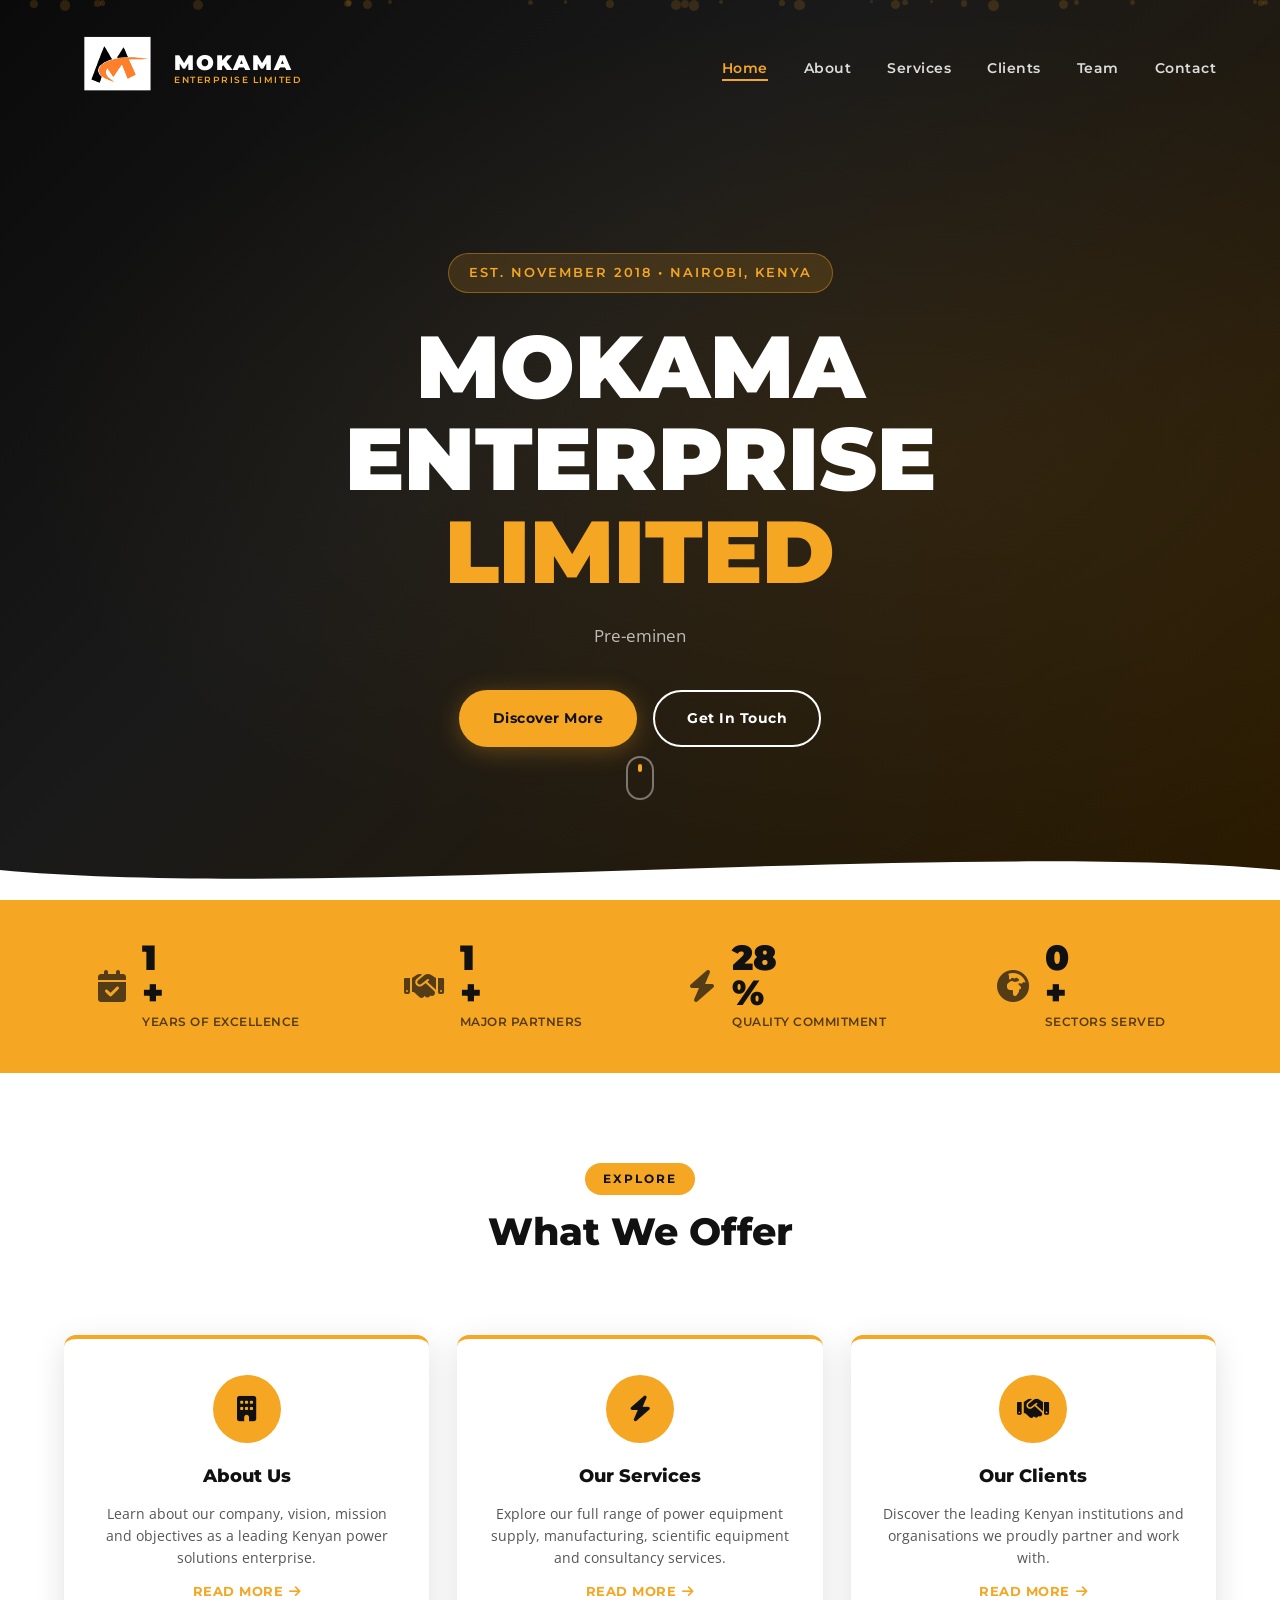
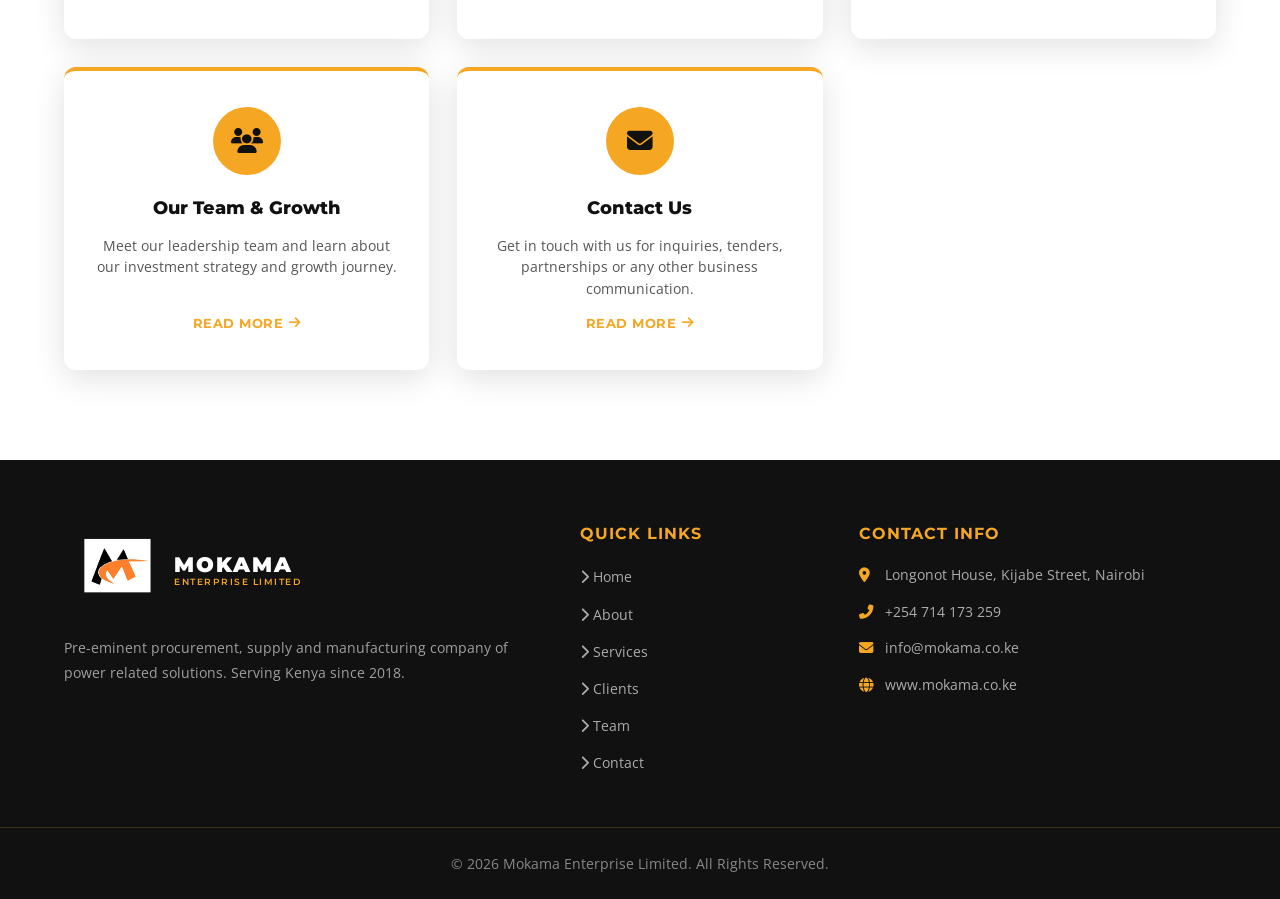
<file: index.html>
<!DOCTYPE html>
<html lang="en">
<head>
  <meta charset="UTF-8" />
  <meta name="viewport" content="width=device-width, initial-scale=1.0" />
  <title>Mokama Enterprise Limited</title>
  <link rel="icon" type="image/svg+xml" href="images/drawing.svg" sizes="any"/>
  <link rel="apple-touch-icon" href="images/drawing.svg" />
  <link rel="stylesheet" href="style.css" />
  <link href="https://fonts.googleapis.com/css2?family=Montserrat:wght@400;600;700;800;900&family=Open+Sans:wght@400;600&display=swap" rel="stylesheet" />
  <link rel="stylesheet" href="https://cdnjs.cloudflare.com/ajax/libs/font-awesome/6.5.0/css/all.min.css" />
</head>
<body>

  <!-- ===== NAVBAR ===== -->
  <nav class="navbar" id="navbar">
    <div class="nav-container">
      <div class="nav-logo">
        <div class="logo-icon">
          <img src="images/drawing.svg" alt="Mokama Logo" width="100" height="100" />
        </div>
        <div class="logo-text">
          <span class="logo-main">MOKAMA</span>
          <span class="logo-sub">ENTERPRISE LIMITED</span>
        </div>
      </div>
      <ul class="nav-links" id="navLinks">
        <li><a href="index.html" class="active">Home</a></li>
        <li><a href="about.html">About</a></li>
        <li><a href="services.html">Services</a></li>
        <li><a href="clients.html">Clients</a></li>
        <li><a href="team.html">Team</a></li>
        <li><a href="contact.html">Contact</a></li>
      </ul>
      <div class="hamburger" id="hamburger">
        <span></span><span></span><span></span>
      </div>
    </div>
  </nav>

  <!-- ===== HERO ===== -->
  <section class="hero" id="home">
    <div class="hero-particles" id="particles"></div>
    <div class="hero-overlay"></div>
    <div class="hero-content" data-aos="fade-up">
      <div class="hero-badge">Est. November 2018 &bull; Nairobi, Kenya</div>
      <h1 class="hero-title">
        <span class="line1">MOKAMA</span>
        <span class="line2">ENTERPRISE</span>
        <span class="line3 gold">LIMITED</span>
      </h1>
      <p class="hero-tagline"><strong>Pre-eminent Procurement, Supply &amp; Manufacturing of Power Solutions</strong></p>
      <div class="hero-btns">
        <a href="about.html" class="btn btn-primary">Discover More</a>
        <a href="contact.html" class="btn btn-outline">Get In Touch</a>
      </div>
    </div>
    <div class="hero-scroll-indicator">
      <div class="scroll-dot"></div>
    </div>
    <div class="hero-wave">
      <svg viewBox="0 0 1440 80" preserveAspectRatio="none">
        <path d="M0,40 C360,80 1080,0 1440,40 L1440,80 L0,80 Z" fill="#fff"/>
      </svg>
    </div>
  </section>

  <!-- ===== STATS BAR ===== -->
  <section class="stats-bar">
    <div class="container">
      <div class="stat-item" data-aos="zoom-in" data-aos-delay="0">
        <i class="fas fa-calendar-check"></i>
        <div>
          <span class="stat-num" data-target="7">0</span><span>+</span>
          <p>Years of Excellence</p>
        </div>
      </div>
      <div class="stat-item" data-aos="zoom-in" data-aos-delay="100">
        <i class="fas fa-handshake"></i>
        <div>
          <span class="stat-num" data-target="5">0</span><span>+</span>
          <p>Major Partners</p>
        </div>
      </div>
      <div class="stat-item" data-aos="zoom-in" data-aos-delay="200">
        <i class="fas fa-bolt"></i>
        <div>
          <span class="stat-num" data-target="100">0</span><span>%</span>
          <p>Quality Commitment</p>
        </div>
      </div>
      <div class="stat-item" data-aos="zoom-in" data-aos-delay="300">
        <i class="fas fa-globe-africa"></i>
        <div>
          <span class="stat-num" data-target="3">0</span><span>+</span>
          <p>Sectors Served</p>
        </div>
      </div>
    </div>
  </section>

  <!-- ===== PAGE NAVIGATION CARDS ===== -->
  <section class="page-nav-section section">
    <div class="container">
      <div class="section-header" data-aos="fade-up">
        <span class="section-tag">Explore</span>
        <h2>What We Offer</h2>
        <div class="section-divider"></div>
      </div>
      <div class="page-nav-grid">
        <a href="about.html" class="page-nav-card" data-aos="fade-up" data-aos-delay="0">
          <div class="page-nav-icon"><i class="fas fa-building"></i></div>
          <h3>About Us</h3>
          <p>Learn about our company, vision, mission and objectives as a leading Kenyan power solutions enterprise.</p>
          <span class="page-nav-link">Read More <i class="fas fa-arrow-right"></i></span>
        </a>
        <a href="services.html" class="page-nav-card" data-aos="fade-up" data-aos-delay="100">
          <div class="page-nav-icon"><i class="fas fa-bolt"></i></div>
          <h3>Our Services</h3>
          <p>Explore our full range of power equipment supply, manufacturing, scientific equipment and consultancy services.</p>
          <span class="page-nav-link">Read More <i class="fas fa-arrow-right"></i></span>
        </a>
        <a href="clients.html" class="page-nav-card" data-aos="fade-up" data-aos-delay="200">
          <div class="page-nav-icon"><i class="fas fa-handshake"></i></div>
          <h3>Our Clients</h3>
          <p>Discover the leading Kenyan institutions and organisations we proudly partner and work with.</p>
          <span class="page-nav-link">Read More <i class="fas fa-arrow-right"></i></span>
        </a>
        <a href="team.html" class="page-nav-card" data-aos="fade-up" data-aos-delay="300">
          <div class="page-nav-icon"><i class="fas fa-users"></i></div>
          <h3>Our Team &amp; Growth</h3>
          <p>Meet our leadership team and learn about our investment strategy and growth journey.</p>
          <span class="page-nav-link">Read More <i class="fas fa-arrow-right"></i></span>
        </a>
        <a href="contact.html" class="page-nav-card" data-aos="fade-up" data-aos-delay="400">
          <div class="page-nav-icon"><i class="fas fa-envelope"></i></div>
          <h3>Contact Us</h3>
          <p>Get in touch with us for inquiries, tenders, partnerships or any other business communication.</p>
          <span class="page-nav-link">Read More <i class="fas fa-arrow-right"></i></span>
        </a>
      </div>
    </div>
  </section>

  <!-- ===== FOOTER ===== -->
  <footer class="footer">
    <div class="footer-top">
      <div class="container footer-grid">
        <div class="footer-brand">
          <div class="nav-logo">
            <div class="logo-icon">
              <img src="images/drawing.svg" alt="Mokama Logo" width="100" height="100" />
            </div>
            <div class="logo-text">
              <span class="logo-main">MOKAMA</span>
              <span class="logo-sub">ENTERPRISE LIMITED</span>
            </div>
          </div>
          <p>Pre-eminent procurement, supply and manufacturing company of power related solutions. Serving Kenya since 2018.</p>
        </div>
        <div class="footer-links">
          <h4>Quick Links</h4>
          <ul>
            <li><a href="index.html"><i class="fas fa-chevron-right"></i> Home</a></li>
            <li><a href="about.html"><i class="fas fa-chevron-right"></i> About</a></li>
            <li><a href="services.html"><i class="fas fa-chevron-right"></i> Services</a></li>
            <li><a href="clients.html"><i class="fas fa-chevron-right"></i> Clients</a></li>
            <li><a href="team.html"><i class="fas fa-chevron-right"></i> Team</a></li>
            <li><a href="contact.html"><i class="fas fa-chevron-right"></i> Contact</a></li>
          </ul>
        </div>
        <div class="footer-contact">
          <h4>Contact Info</h4>
          <p><i class="fas fa-map-marker-alt"></i> Longonot House, Kijabe Street, Nairobi</p>
          <p><i class="fas fa-phone-alt"></i> +254 714 173 259</p>
          <p><i class="fas fa-envelope"></i> info@mokama.co.ke</p>
          <p><i class="fas fa-globe"></i> www.mokama.co.ke</p>
        </div>
      </div>
    </div>
    <div class="footer-bottom">
      <p>&copy; 2026 Mokama Enterprise Limited. All Rights Reserved.</p>
    </div>
  </footer>

  <!-- Back to Top -->
  <button class="back-to-top" id="backToTop" title="Back to Top">
    <i class="fas fa-chevron-up"></i>
  </button>

  <script src="integrate.js"></script>
</body>
</html>
</file>
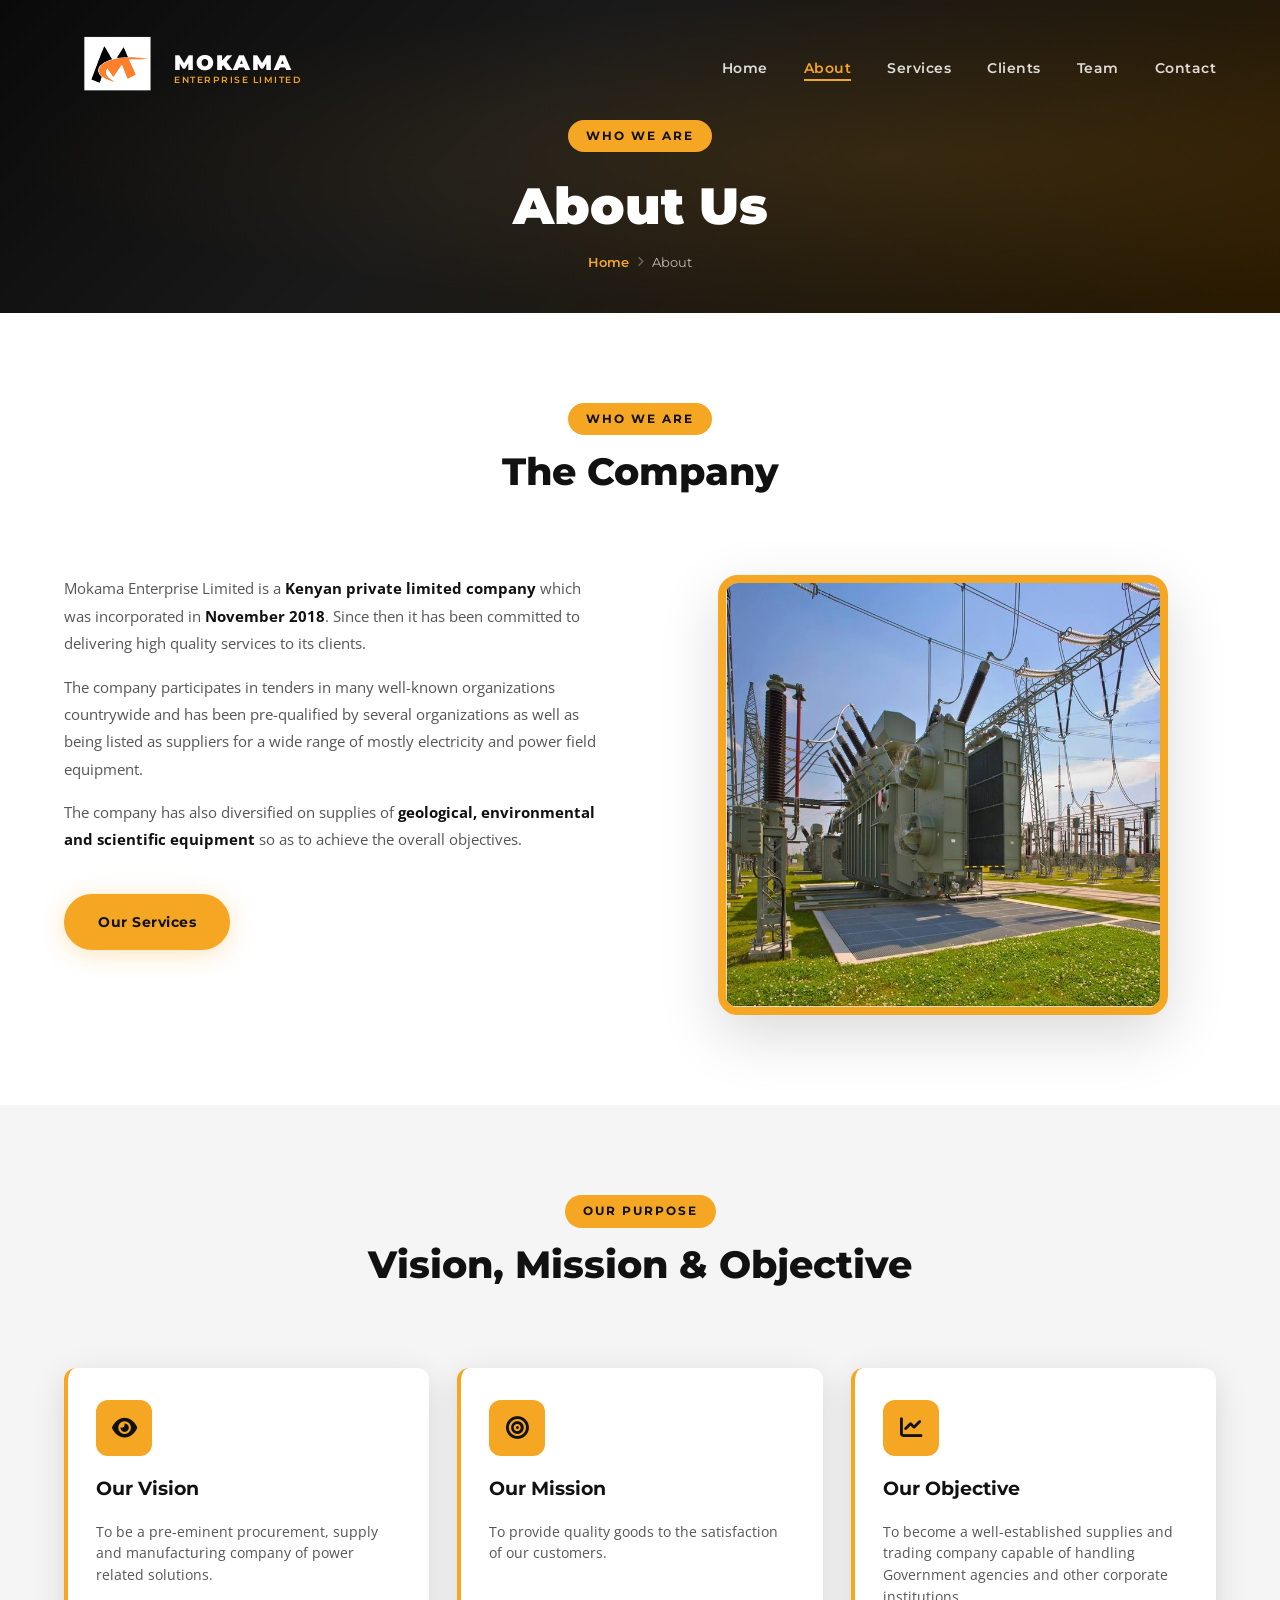
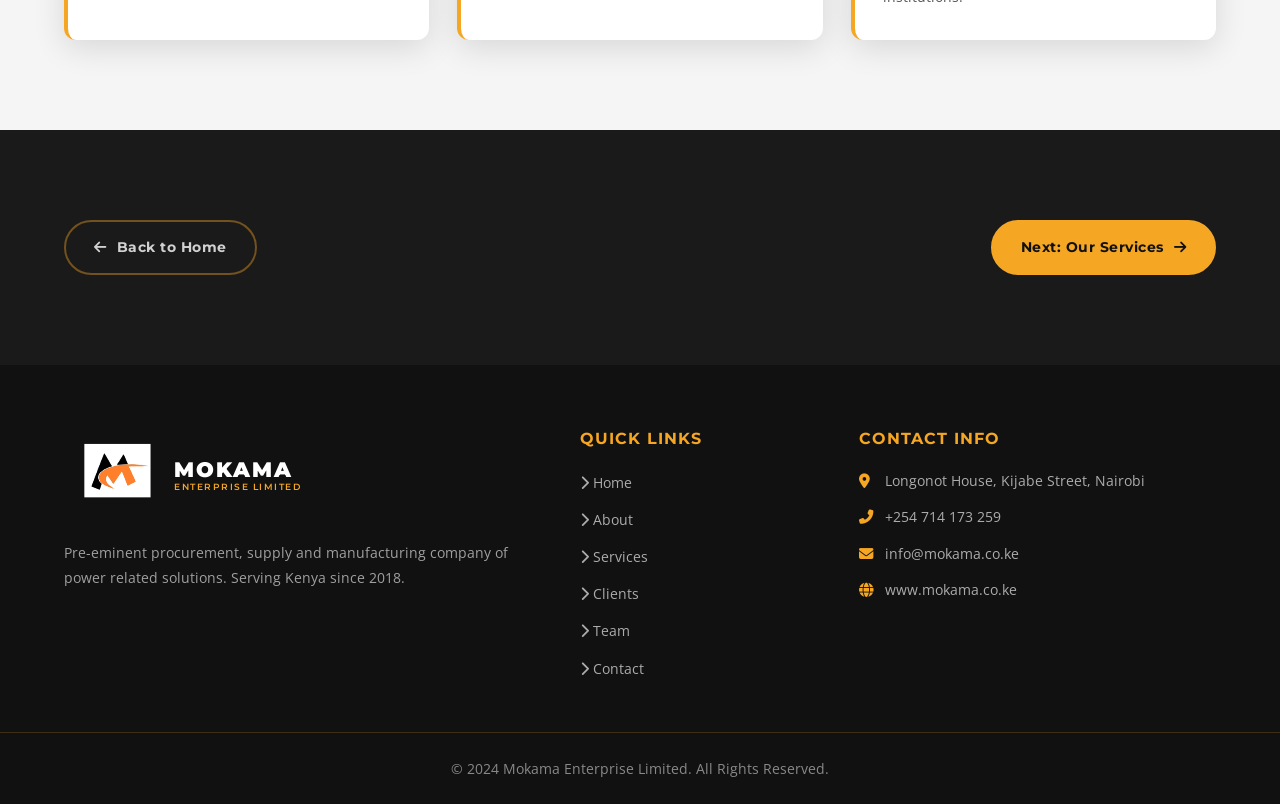
<file: about.html>
<!DOCTYPE html>
<html lang="en">
<head>
  <meta charset="UTF-8" />
  <meta name="viewport" content="width=device-width, initial-scale=1.0" />
  <title>About Us — Mokama Enterprise Limited</title>
  <link rel="icon" type="image/svg+xml" href="images/drawing.svg" sizes="any"/>
  <link rel="apple-touch-icon" href="images/drawing.svg" />
  <link rel="stylesheet" href="style.css" />
  <link href="https://fonts.googleapis.com/css2?family=Montserrat:wght@400;600;700;800;900&family=Open+Sans:wght@400;600&display=swap" rel="stylesheet" />
  <link rel="stylesheet" href="https://cdnjs.cloudflare.com/ajax/libs/font-awesome/6.5.0/css/all.min.css" />
</head>
<body>

  <!-- ===== NAVBAR ===== -->
  <nav class="navbar scrolled" id="navbar">
    <div class="nav-container">
      <div class="nav-logo">
        <div class="logo-icon">
          <img src="images/drawing.svg" alt="Mokama Logo" width="100" height="100" />
        </div>
        <div class="logo-text">
          <span class="logo-main">MOKAMA</span>
          <span class="logo-sub">ENTERPRISE LIMITED</span>
        </div>
      </div>
      <ul class="nav-links" id="navLinks">
        <li><a href="index.html">Home</a></li>
        <li><a href="about.html" class="active">About</a></li>
        <li><a href="services.html">Services</a></li>
        <li><a href="clients.html">Clients</a></li>
        <li><a href="team.html">Team</a></li>
        <li><a href="contact.html">Contact</a></li>
      </ul>
      <div class="hamburger" id="hamburger">
        <span></span><span></span><span></span>
      </div>
    </div>
  </nav>

  <!-- ===== PAGE HERO BANNER ===== -->
  <section class="page-banner">
    <div class="page-banner-overlay"></div>
    <div class="page-banner-content" data-aos="fade-up">
      <span class="section-tag">Who We Are</span>
      <h1>About Us</h1>
      <nav class="breadcrumb" aria-label="breadcrumb">
        <a href="index.html">Home</a>
        <i class="fas fa-chevron-right"></i>
        <span>About</span>
      </nav>
    </div>
  </section>

  <!-- ===== ABOUT ===== -->
  <section class="about section" id="about">
    <div class="container">
      <div class="section-header" data-aos="fade-up">
        <span class="section-tag">Who We Are</span>
        <h2>The Company</h2>
        <div class="section-divider"></div>
      </div>
      <div class="about-grid">
        <div class="about-text" data-aos="fade-right">
          <p>Mokama Enterprise Limited is a <strong>Kenyan private limited company</strong> which was incorporated in <strong>November 2018</strong>. Since then it has been committed to delivering high quality services to its clients.</p>
          <p>The company participates in tenders in many well-known organizations countrywide and has been pre-qualified by several organizations as well as being listed as suppliers for a wide range of mostly electricity and power field equipment.</p>
          <p>The company has also diversified on supplies of <strong>geological, environmental and scientific equipment</strong> so as to achieve the overall objectives.</p>
          <a href="services.html" class="btn btn-primary mt-2">Our Services</a>
        </div>
        <div class="about-image" data-aos="fade-left">
          <div class="about-image-frame">
            <img src="images/transf1.jpeg" alt="Power Grid Transmission Towers" class="about-img" />
          </div>
        </div>
      </div>
    </div>
  </section>

  <!-- ===== VISION & MISSION ===== -->
  <section class="vision-mission section bg-light-gray" id="vision">
    <div class="container">
      <div class="section-header" data-aos="fade-up">
        <span class="section-tag">Our Purpose</span>
        <h2>Vision, Mission &amp; Objective</h2>
        <div class="section-divider"></div>
      </div>
      <div class="vm-grid">
        <div class="vm-item" data-aos="fade-up" data-aos-delay="0">
          <div class="vm-card vision-card">
            <div class="vm-icon"><i class="fas fa-eye"></i></div>
            <h3>Our Vision</h3>
            <p>To be a pre-eminent procurement, supply and manufacturing company of power related solutions.</p>
          </div>
        </div>
        <div class="vm-item" data-aos="fade-up" data-aos-delay="100">
          <div class="vm-card mission-card">
            <div class="vm-icon"><i class="fas fa-bullseye"></i></div>
            <h3>Our Mission</h3>
            <p>To provide quality goods to the satisfaction of our customers.</p>
          </div>
        </div>
        <div class="vm-item" data-aos="fade-up" data-aos-delay="200">
          <div class="vm-card objective-card">
            <div class="vm-icon"><i class="fas fa-chart-line"></i></div>
            <h3>Our Objective</h3>
            <p>To become a well-established supplies and trading company capable of handling Government agencies and other corporate institutions.</p>
          </div>
        </div>
      </div>
    </div>
  </section>

  <!-- ===== PAGE NAVIGATION ===== -->
  <section class="page-nav-bottom section bg-dark">
    <div class="container">
      <div class="page-nav-bottom-grid">
        <a href="index.html" class="page-nav-bottom-btn">
          <i class="fas fa-arrow-left"></i> Back to Home
        </a>
        <a href="services.html" class="page-nav-bottom-btn page-nav-bottom-btn--next">
          Next: Our Services <i class="fas fa-arrow-right"></i>
        </a>
      </div>
    </div>
  </section>

  <!-- ===== FOOTER ===== -->
  <footer class="footer">
    <div class="footer-top">
      <div class="container footer-grid">
        <div class="footer-brand">
          <div class="nav-logo">
            <div class="logo-icon">
              <img src="images/drawing.svg" alt="Mokama Logo" width="100" height="100" />
            </div>
            <div class="logo-text">
              <span class="logo-main">MOKAMA</span>
              <span class="logo-sub">ENTERPRISE LIMITED</span>
            </div>
          </div>
          <p>Pre-eminent procurement, supply and manufacturing company of power related solutions. Serving Kenya since 2018.</p>
        </div>
        <div class="footer-links">
          <h4>Quick Links</h4>
          <ul>
            <li><a href="index.html"><i class="fas fa-chevron-right"></i> Home</a></li>
            <li><a href="about.html"><i class="fas fa-chevron-right"></i> About</a></li>
            <li><a href="services.html"><i class="fas fa-chevron-right"></i> Services</a></li>
            <li><a href="clients.html"><i class="fas fa-chevron-right"></i> Clients</a></li>
            <li><a href="team.html"><i class="fas fa-chevron-right"></i> Team</a></li>
            <li><a href="contact.html"><i class="fas fa-chevron-right"></i> Contact</a></li>
          </ul>
        </div>
        <div class="footer-contact">
          <h4>Contact Info</h4>
          <p><i class="fas fa-map-marker-alt"></i> Longonot House, Kijabe Street, Nairobi</p>
          <p><i class="fas fa-phone-alt"></i> +254 714 173 259</p>
          <p><i class="fas fa-envelope"></i> info@mokama.co.ke</p>
          <p><i class="fas fa-globe"></i> www.mokama.co.ke</p>
        </div>
      </div>
    </div>
    <div class="footer-bottom">
      <p>&copy; 2024 Mokama Enterprise Limited. All Rights Reserved.</p>
    </div>
  </footer>

  <!-- Back to Top -->
  <button class="back-to-top" id="backToTop" title="Back to Top">
    <i class="fas fa-chevron-up"></i>
  </button>

  <script src="integrate.js"></script>
</body>
</html>
</file>
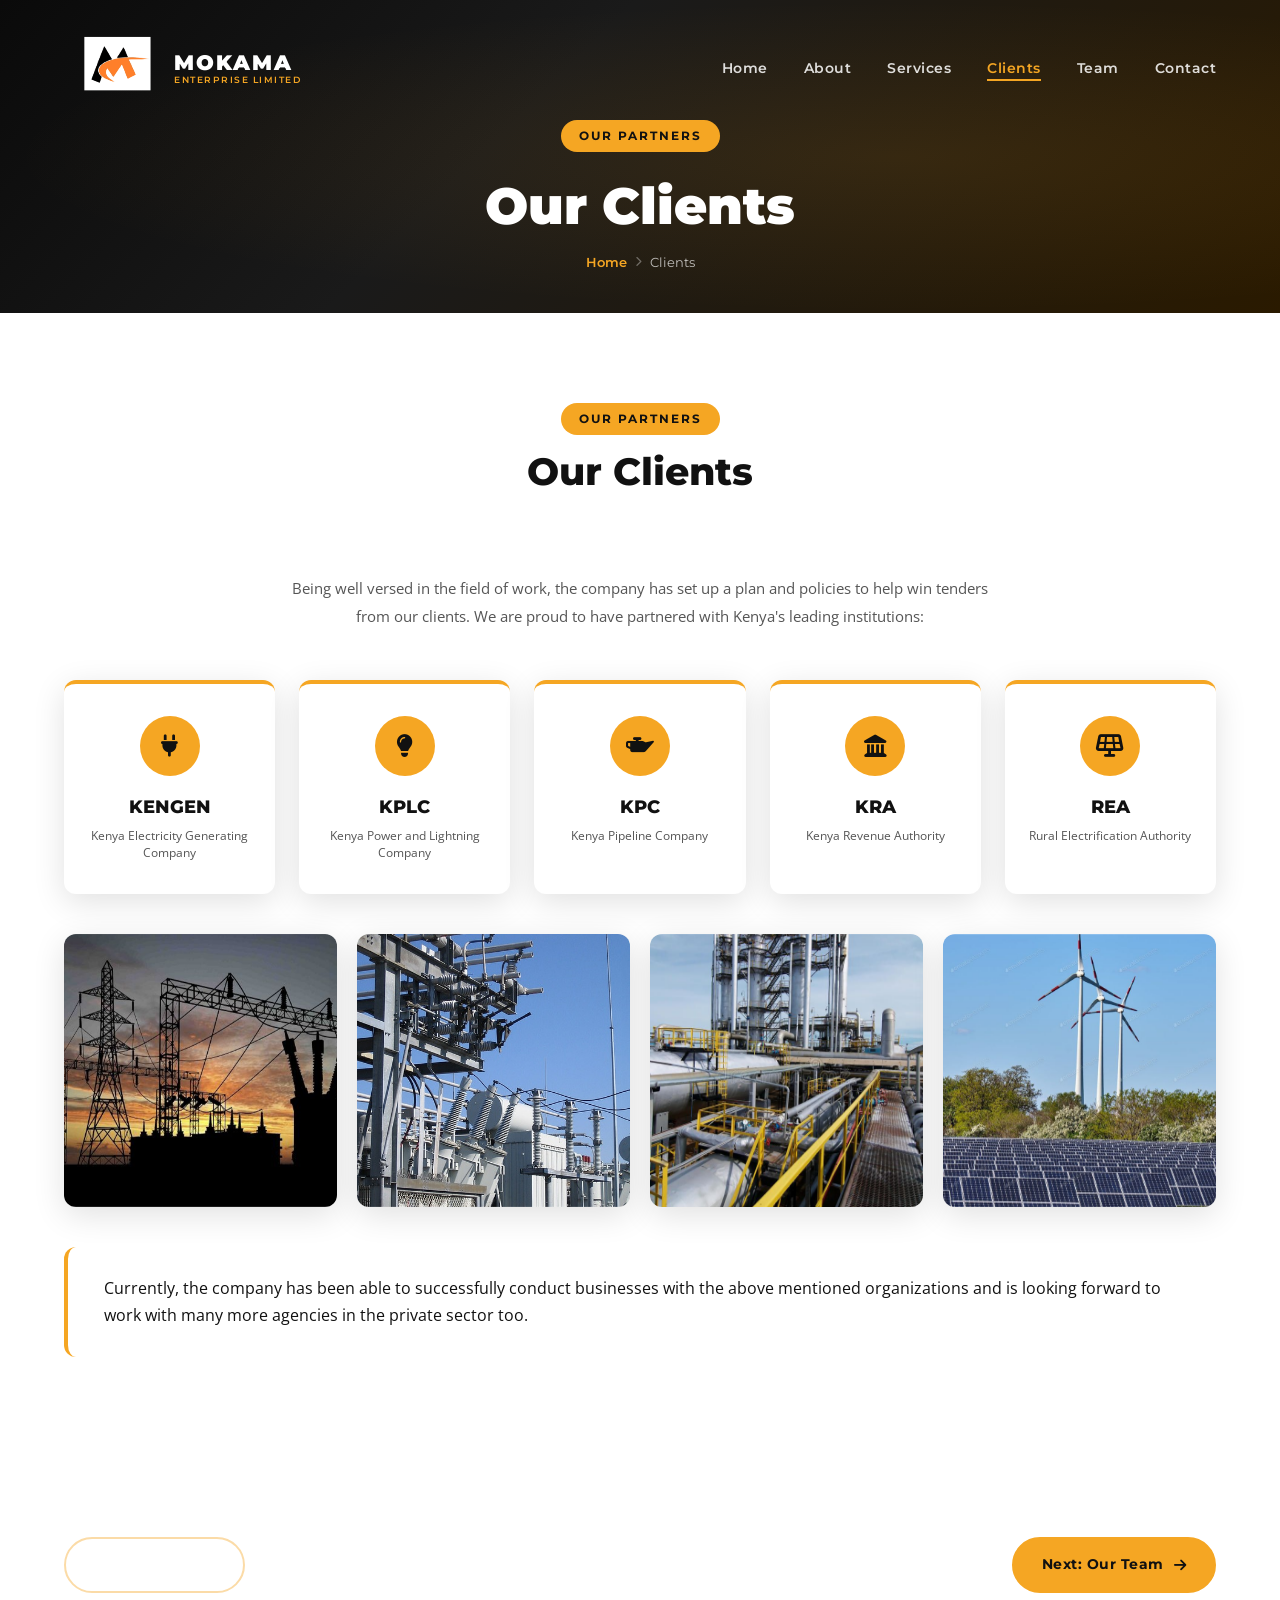
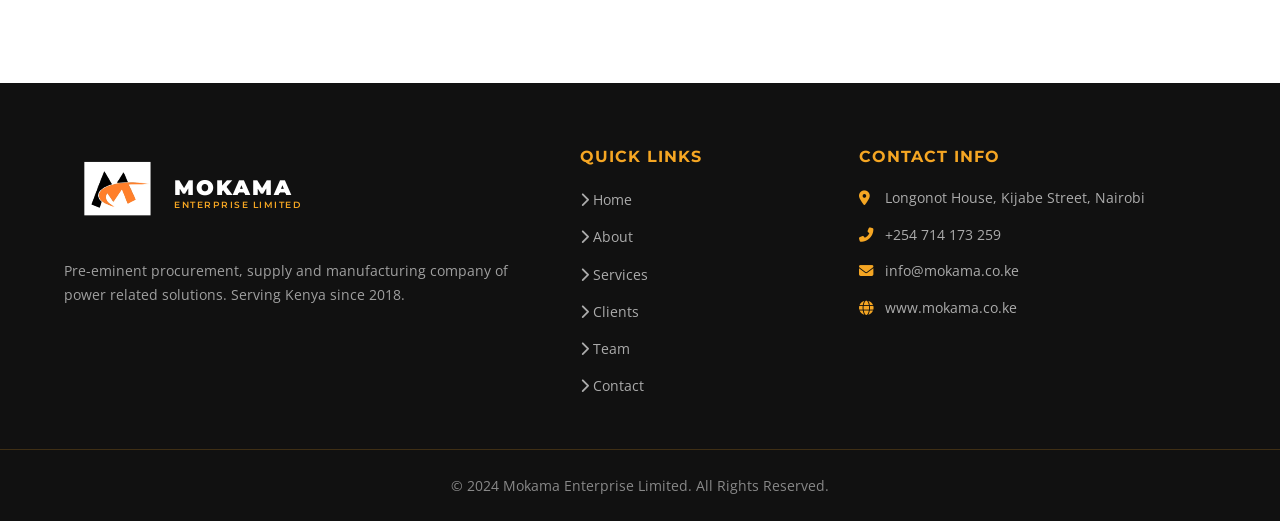
<file: clients.html>
<!DOCTYPE html>
<html lang="en">
<head>
  <meta charset="UTF-8" />
  <meta name="viewport" content="width=device-width, initial-scale=1.0" />
  <title>Our Clients — Mokama Enterprise Limited</title>
  <link rel="icon" type="image/svg+xml" href="images/drawing.svg" sizes="any"/>
  <link rel="apple-touch-icon" href="images/drawing.svg" />
  <link rel="stylesheet" href="style.css" />
  <link href="https://fonts.googleapis.com/css2?family=Montserrat:wght@400;600;700;800;900&family=Open+Sans:wght@400;600&display=swap" rel="stylesheet" />
  <link rel="stylesheet" href="https://cdnjs.cloudflare.com/ajax/libs/font-awesome/6.5.0/css/all.min.css" />
</head>
<body>

  <!-- ===== NAVBAR ===== -->
  <nav class="navbar scrolled" id="navbar">
    <div class="nav-container">
      <div class="nav-logo">
        <div class="logo-icon">
          <img src="images/drawing.svg" alt="Mokama Logo" width="100" height="100" />
        </div>
        <div class="logo-text">
          <span class="logo-main">MOKAMA</span>
          <span class="logo-sub">ENTERPRISE LIMITED</span>
        </div>
      </div>
      <ul class="nav-links" id="navLinks">
        <li><a href="index.html">Home</a></li>
        <li><a href="about.html">About</a></li>
        <li><a href="services.html">Services</a></li>
        <li><a href="clients.html" class="active">Clients</a></li>
        <li><a href="team.html">Team</a></li>
        <li><a href="contact.html">Contact</a></li>
      </ul>
      <div class="hamburger" id="hamburger">
        <span></span><span></span><span></span>
      </div>
    </div>
  </nav>

  <!-- ===== PAGE HERO BANNER ===== -->
  <section class="page-banner">
    <div class="page-banner-overlay"></div>
    <div class="page-banner-content" data-aos="fade-up">
      <span class="section-tag">Our Partners</span>
      <h1>Our Clients</h1>
      <nav class="breadcrumb" aria-label="breadcrumb">
        <a href="index.html">Home</a>
        <i class="fas fa-chevron-right"></i>
        <span>Clients</span>
      </nav>
    </div>
  </section>

  <!-- ===== CLIENTS ===== -->
  <section class="clients section" id="clients">
    <div class="container">
      <div class="section-header" data-aos="fade-up">
        <span class="section-tag">Our Partners</span>
        <h2>Our Clients</h2>
        <div class="section-divider"></div>
      </div>
      <p class="clients-intro" data-aos="fade-up">Being well versed in the field of work, the company has set up a plan and policies to help win tenders from our clients. We are proud to have partnered with Kenya's leading institutions:</p>
      <div class="clients-grid">
        <div class="client-card" data-aos="flip-left" data-aos-delay="0">
          <div class="client-icon"><i class="fas fa-plug"></i></div>
          <h4>KENGEN</h4>
          <p>Kenya Electricity Generating Company</p>
        </div>
        <div class="client-card" data-aos="flip-left" data-aos-delay="100">
          <div class="client-icon"><i class="fas fa-lightbulb"></i></div>
          <h4>KPLC</h4>
          <p>Kenya Power and Lightning Company</p>
        </div>
        <div class="client-card" data-aos="flip-left" data-aos-delay="200">
          <div class="client-icon"><i class="fas fa-oil-can"></i></div>
          <h4>KPC</h4>
          <p>Kenya Pipeline Company</p>
        </div>
        <div class="client-card" data-aos="flip-left" data-aos-delay="300">
          <div class="client-icon"><i class="fas fa-landmark"></i></div>
          <h4>KRA</h4>
          <p>Kenya Revenue Authority</p>
        </div>
        <div class="client-card" data-aos="flip-left" data-aos-delay="400">
          <div class="client-icon"><i class="fas fa-solar-panel"></i></div>
          <h4>REA</h4>
          <p>Rural Electrification Authority</p>
        </div>
      </div>
      <div class="clients-gallery" data-aos="fade-up">
        <div class="gallery-item">
          <img src="images/power-grid.jpeg" alt="Project 1" class="gallery-img" />
        </div>
        <div class="gallery-item">
          <img src="images/transformer2.jpeg" alt="Project 2" class="gallery-img" />
        </div>
        <div class="gallery-item">
          <img src="images/pipeline.jpeg" alt="Project 3" class="gallery-img" />
        </div>
        <div class="gallery-item">
          <img src="images/solar.jpeg" alt="Project 4" class="gallery-img" />
        </div>
      </div>
      <div class="clients-note" data-aos="fade-up">
        <p>Currently, the company has been able to successfully conduct businesses with the above mentioned organizations and is looking forward to work with many more agencies in the private sector too.</p>
      </div>
    </div>
  </section>

  <!-- ===== PAGE NAVIGATION ===== -->
  <section class="page-nav-bottom section">
    <div class="container">
      <div class="page-nav-bottom-grid">
        <a href="services.html" class="page-nav-bottom-btn">
          <i class="fas fa-arrow-left"></i> Our Services
        </a>
        <a href="team.html" class="page-nav-bottom-btn page-nav-bottom-btn--next">
          Next: Our Team <i class="fas fa-arrow-right"></i>
        </a>
      </div>
    </div>
  </section>

  <!-- ===== FOOTER ===== -->
  <footer class="footer">
    <div class="footer-top">
      <div class="container footer-grid">
        <div class="footer-brand">
          <div class="nav-logo">
            <div class="logo-icon">
              <img src="images/drawing.svg" alt="Mokama Logo" width="100" height="100" />
            </div>
            <div class="logo-text">
              <span class="logo-main">MOKAMA</span>
              <span class="logo-sub">ENTERPRISE LIMITED</span>
            </div>
          </div>
          <p>Pre-eminent procurement, supply and manufacturing company of power related solutions. Serving Kenya since 2018.</p>
        </div>
        <div class="footer-links">
          <h4>Quick Links</h4>
          <ul>
            <li><a href="index.html"><i class="fas fa-chevron-right"></i> Home</a></li>
            <li><a href="about.html"><i class="fas fa-chevron-right"></i> About</a></li>
            <li><a href="services.html"><i class="fas fa-chevron-right"></i> Services</a></li>
            <li><a href="clients.html"><i class="fas fa-chevron-right"></i> Clients</a></li>
            <li><a href="team.html"><i class="fas fa-chevron-right"></i> Team</a></li>
            <li><a href="contact.html"><i class="fas fa-chevron-right"></i> Contact</a></li>
          </ul>
        </div>
        <div class="footer-contact">
          <h4>Contact Info</h4>
          <p><i class="fas fa-map-marker-alt"></i> Longonot House, Kijabe Street, Nairobi</p>
          <p><i class="fas fa-phone-alt"></i> +254 714 173 259</p>
          <p><i class="fas fa-envelope"></i> info@mokama.co.ke</p>
          <p><i class="fas fa-globe"></i> www.mokama.co.ke</p>
        </div>
      </div>
    </div>
    <div class="footer-bottom">
      <p>&copy; 2024 Mokama Enterprise Limited. All Rights Reserved.</p>
    </div>
  </footer>

  <!-- Back to Top -->
  <button class="back-to-top" id="backToTop" title="Back to Top">
    <i class="fas fa-chevron-up"></i>
  </button>

  <script src="integrate.js"></script>
</body>
</html>
</file>
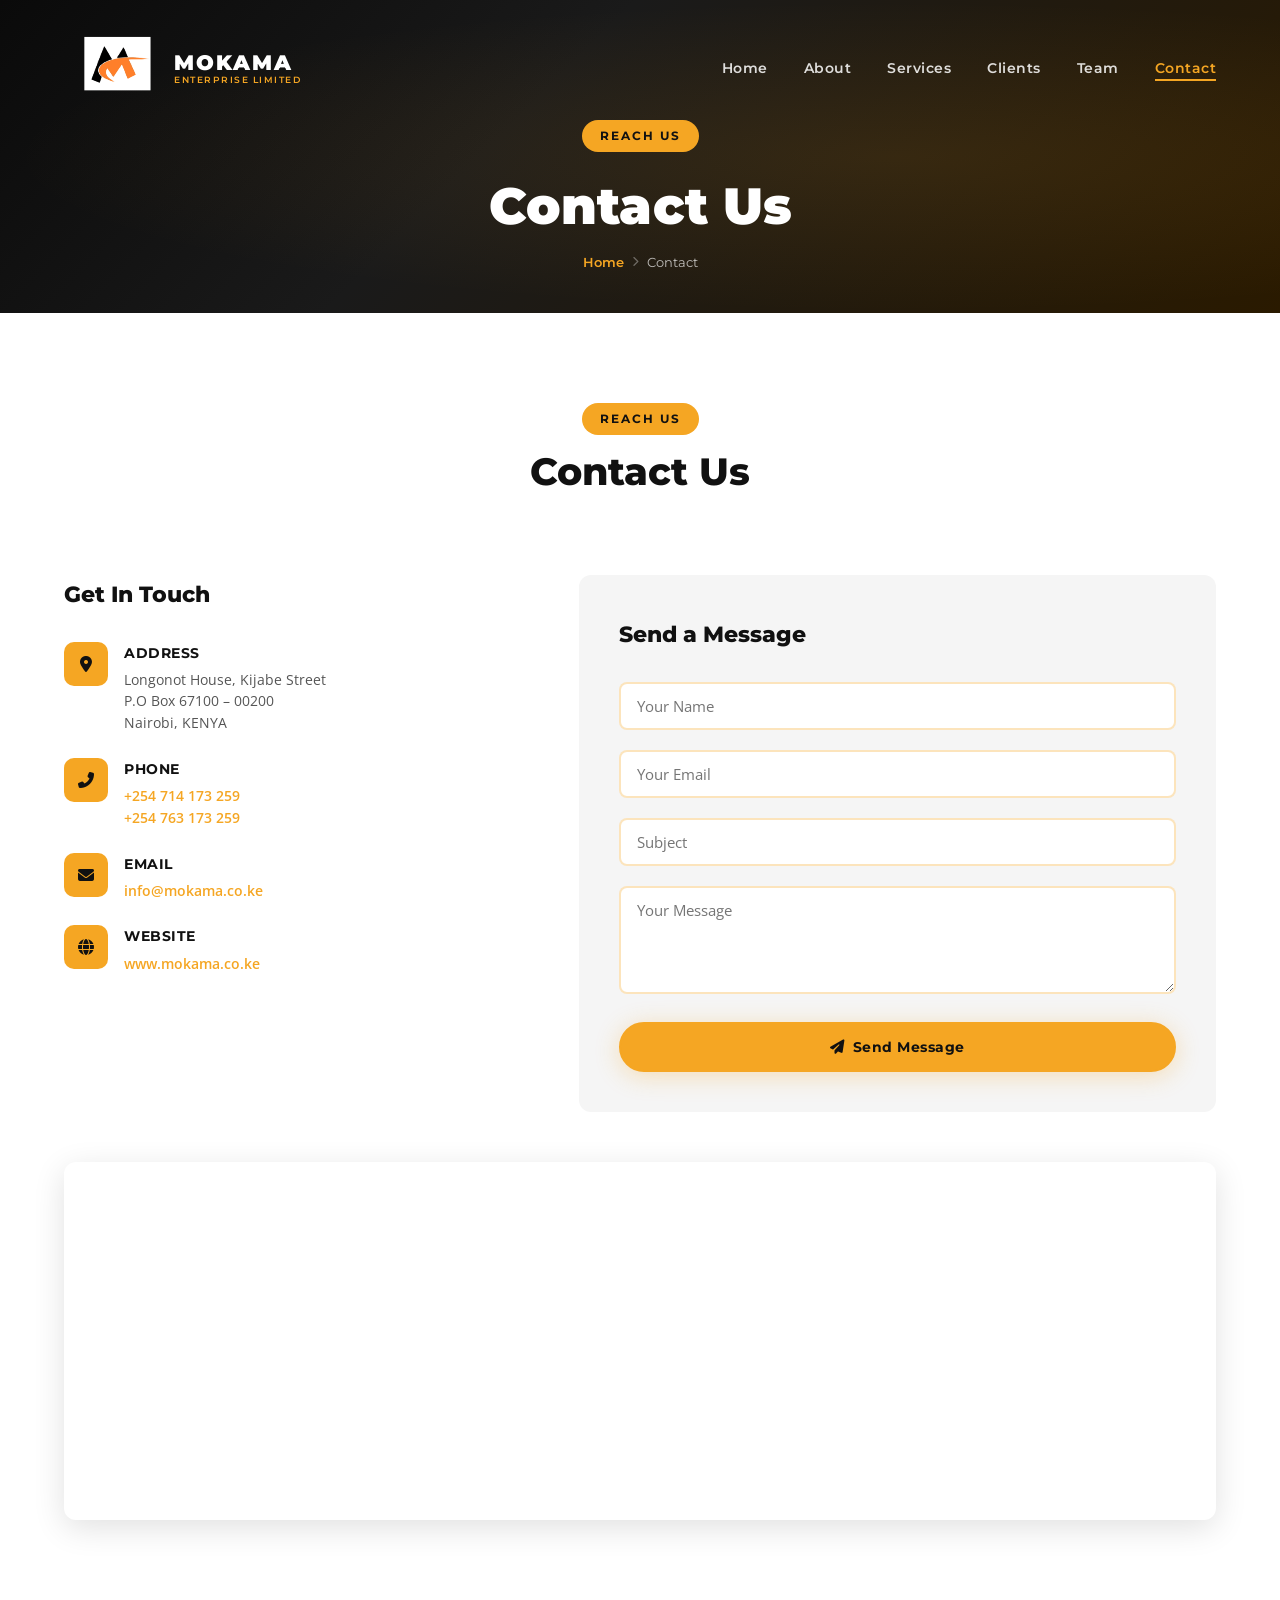
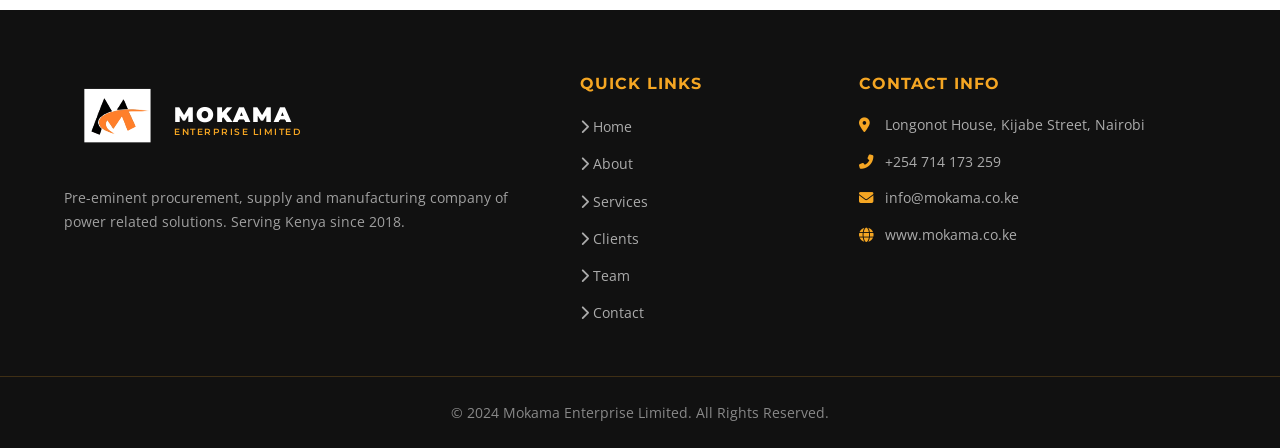
<file: contact.html>
<!DOCTYPE html>
<html lang="en">
<head>
  <meta charset="UTF-8" />
  <meta name="viewport" content="width=device-width, initial-scale=1.0" />
  <title>Contact Us — Mokama Enterprise Limited</title>
  <link rel="icon" type="image/svg+xml" href="images/drawing.svg" sizes="any"/>
  <link rel="apple-touch-icon" href="images/drawing.svg" />
  <link rel="stylesheet" href="style.css" />
  <link href="https://fonts.googleapis.com/css2?family=Montserrat:wght@400;600;700;800;900&family=Open+Sans:wght@400;600&display=swap" rel="stylesheet" />
  <link rel="stylesheet" href="https://cdnjs.cloudflare.com/ajax/libs/font-awesome/6.5.0/css/all.min.css" />
</head>
<body>

  <!-- ===== NAVBAR ===== -->
  <nav class="navbar scrolled" id="navbar">
    <div class="nav-container">
      <div class="nav-logo">
        <div class="logo-icon">
          <img src="images/drawing.svg" alt="Mokama Logo" width="100" height="100" />
        </div>
        <div class="logo-text">
          <span class="logo-main">MOKAMA</span>
          <span class="logo-sub">ENTERPRISE LIMITED</span>
        </div>
      </div>
      <ul class="nav-links" id="navLinks">
        <li><a href="index.html">Home</a></li>
        <li><a href="about.html">About</a></li>
        <li><a href="services.html">Services</a></li>
        <li><a href="clients.html">Clients</a></li>
        <li><a href="team.html">Team</a></li>
        <li><a href="contact.html" class="active">Contact</a></li>
      </ul>
      <div class="hamburger" id="hamburger">
        <span></span><span></span><span></span>
      </div>
    </div>
  </nav>

  <!-- ===== PAGE HERO BANNER ===== -->
  <section class="page-banner">
    <div class="page-banner-overlay"></div>
    <div class="page-banner-content" data-aos="fade-up">
      <span class="section-tag">Reach Us</span>
      <h1>Contact Us</h1>
      <nav class="breadcrumb" aria-label="breadcrumb">
        <a href="index.html">Home</a>
        <i class="fas fa-chevron-right"></i>
        <span>Contact</span>
      </nav>
    </div>
  </section>

  <!-- ===== CONTACT ===== -->
  <section class="contact section" id="contact">
    <div class="container">
      <div class="section-header" data-aos="fade-up">
        <span class="section-tag">Reach Us</span>
        <h2>Contact Us</h2>
        <div class="section-divider"></div>
      </div>
      <div class="contact-grid">
        <div class="contact-info" data-aos="fade-right">
          <h3>Get In Touch</h3>
          <div class="contact-item">
            <div class="contact-icon"><i class="fas fa-map-marker-alt"></i></div>
            <div>
              <strong>Address</strong>
              <p>Longonot House, Kijabe Street<br>P.O Box 67100 – 00200<br>Nairobi, KENYA</p>
            </div>
          </div>
          <div class="contact-item">
            <div class="contact-icon"><i class="fas fa-phone-alt"></i></div>
            <div>
              <strong>Phone</strong>
              <p><a href="tel:+254714173259">+254 714 173 259</a><br><a href="tel:+254763173259">+254 763 173 259</a></p>
            </div>
          </div>
          <div class="contact-item">
            <div class="contact-icon"><i class="fas fa-envelope"></i></div>
            <div>
              <strong>Email</strong>
              <p><a href="https://mail.google.com/mail/u/0/?view=cm&fs=1&to=info@mokama.co.ke&su=&body=" target="_blank">info@mokama.co.ke</a></p>
            </div>
          </div>
          <div class="contact-item">
            <div class="contact-icon"><i class="fas fa-globe"></i></div>
            <div>
              <strong>Website</strong>
              <p><a href="http://www.mokama.co.ke" target="_blank">www.mokama.co.ke</a></p>
            </div>
          </div>
        </div>
        <div class="contact-form-wrap" data-aos="fade-left">
          <form class="contact-form" id="contactForm" action="https://formspree.io/f/xbdpwpga" method="POST">
            <h3>Send a Message</h3>
            <div class="form-group">
              <input type="text" name="name" placeholder="Your Name" required />
              <label for="name">Your Name</label>
            </div>
            <div class="form-group">
              <input type="email" name="email" placeholder="Your Email" required />
              <label for="email">Your Email</label>
            </div>
            <div class="form-group">
              <input type="text" name="subject" placeholder="Subject" />
              <label for="subject">Subject</label>
            </div>
            <div class="form-group">
              <textarea name="message" rows="4" placeholder="Your Message" required></textarea>
              <label for="message">Your Message</label>
            </div>
            <button type="submit" class="btn btn-primary btn-full">
              <i class="fas fa-paper-plane"></i> Send Message
            </button>
            <div class="form-success" id="formSuccess">
              <i class="fas fa-check-circle"></i> Thank you! Your message has been sent.
            </div>
          </form>
        </div>
      </div>
      <div class="map-container" data-aos="fade-up">
        <iframe
          src="https://www.google.com/maps/embed?pb=!1m18!1m12!1m3!1d3988.5!2d36.8160691!3d-1.2773393!2m3!1f0!2f0!3f0!3m2!1i1024!2i768!4f13.1!3m3!1m2!1s0x182f172da4c348bb%3A0x76e04cc1ace251d2!2sLongonot%20Place%2C%20Kijabe%20St%2C%20Nairobi!5e0!3m2!1sen!2ske!4v1680000000000!5m2!1sen!2ske"
          width="100%" height="350" style="border:0;" allowfullscreen="" loading="lazy"
          referrerpolicy="no-referrer-when-downgrade" title="Mokama Enterprise Location">
        </iframe>
      </div>
    </div>
  </section>

  <!-- ===== FOOTER (Last Page) ===== -->
  <footer class="footer">
    <div class="footer-top">
      <div class="container footer-grid">
        <div class="footer-brand">
          <div class="nav-logo">
            <div class="logo-icon">
              <img src="images/drawing.svg" alt="Mokama Logo" width="100" height="100" />
            </div>
            <div class="logo-text">
              <span class="logo-main">MOKAMA</span>
              <span class="logo-sub">ENTERPRISE LIMITED</span>
            </div>
          </div>
          <p>Pre-eminent procurement, supply and manufacturing company of power related solutions. Serving Kenya since 2018.</p>
        </div>
        <div class="footer-links">
          <h4>Quick Links</h4>
          <ul>
            <li><a href="index.html"><i class="fas fa-chevron-right"></i> Home</a></li>
            <li><a href="about.html"><i class="fas fa-chevron-right"></i> About</a></li>
            <li><a href="services.html"><i class="fas fa-chevron-right"></i> Services</a></li>
            <li><a href="clients.html"><i class="fas fa-chevron-right"></i> Clients</a></li>
            <li><a href="team.html"><i class="fas fa-chevron-right"></i> Team</a></li>
            <li><a href="contact.html"><i class="fas fa-chevron-right"></i> Contact</a></li>
          </ul>
        </div>
        <div class="footer-contact">
          <h4>Contact Info</h4>
          <p><i class="fas fa-map-marker-alt"></i> Longonot House, Kijabe Street, Nairobi</p>
          <p><i class="fas fa-phone-alt"></i> +254 714 173 259</p>
          <p><i class="fas fa-envelope"></i> info@mokama.co.ke</p>
          <p><i class="fas fa-globe"></i> www.mokama.co.ke</p>
        </div>
      </div>
    </div>
    <div class="footer-bottom">
      <p>&copy; 2024 Mokama Enterprise Limited. All Rights Reserved.</p>
    </div>
  </footer>

  <!-- Back to Top -->
  <button class="back-to-top" id="backToTop" title="Back to Top">
    <i class="fas fa-chevron-up"></i>
  </button>

  <script src="integrate.js"></script>
</body>
</html>
</file>
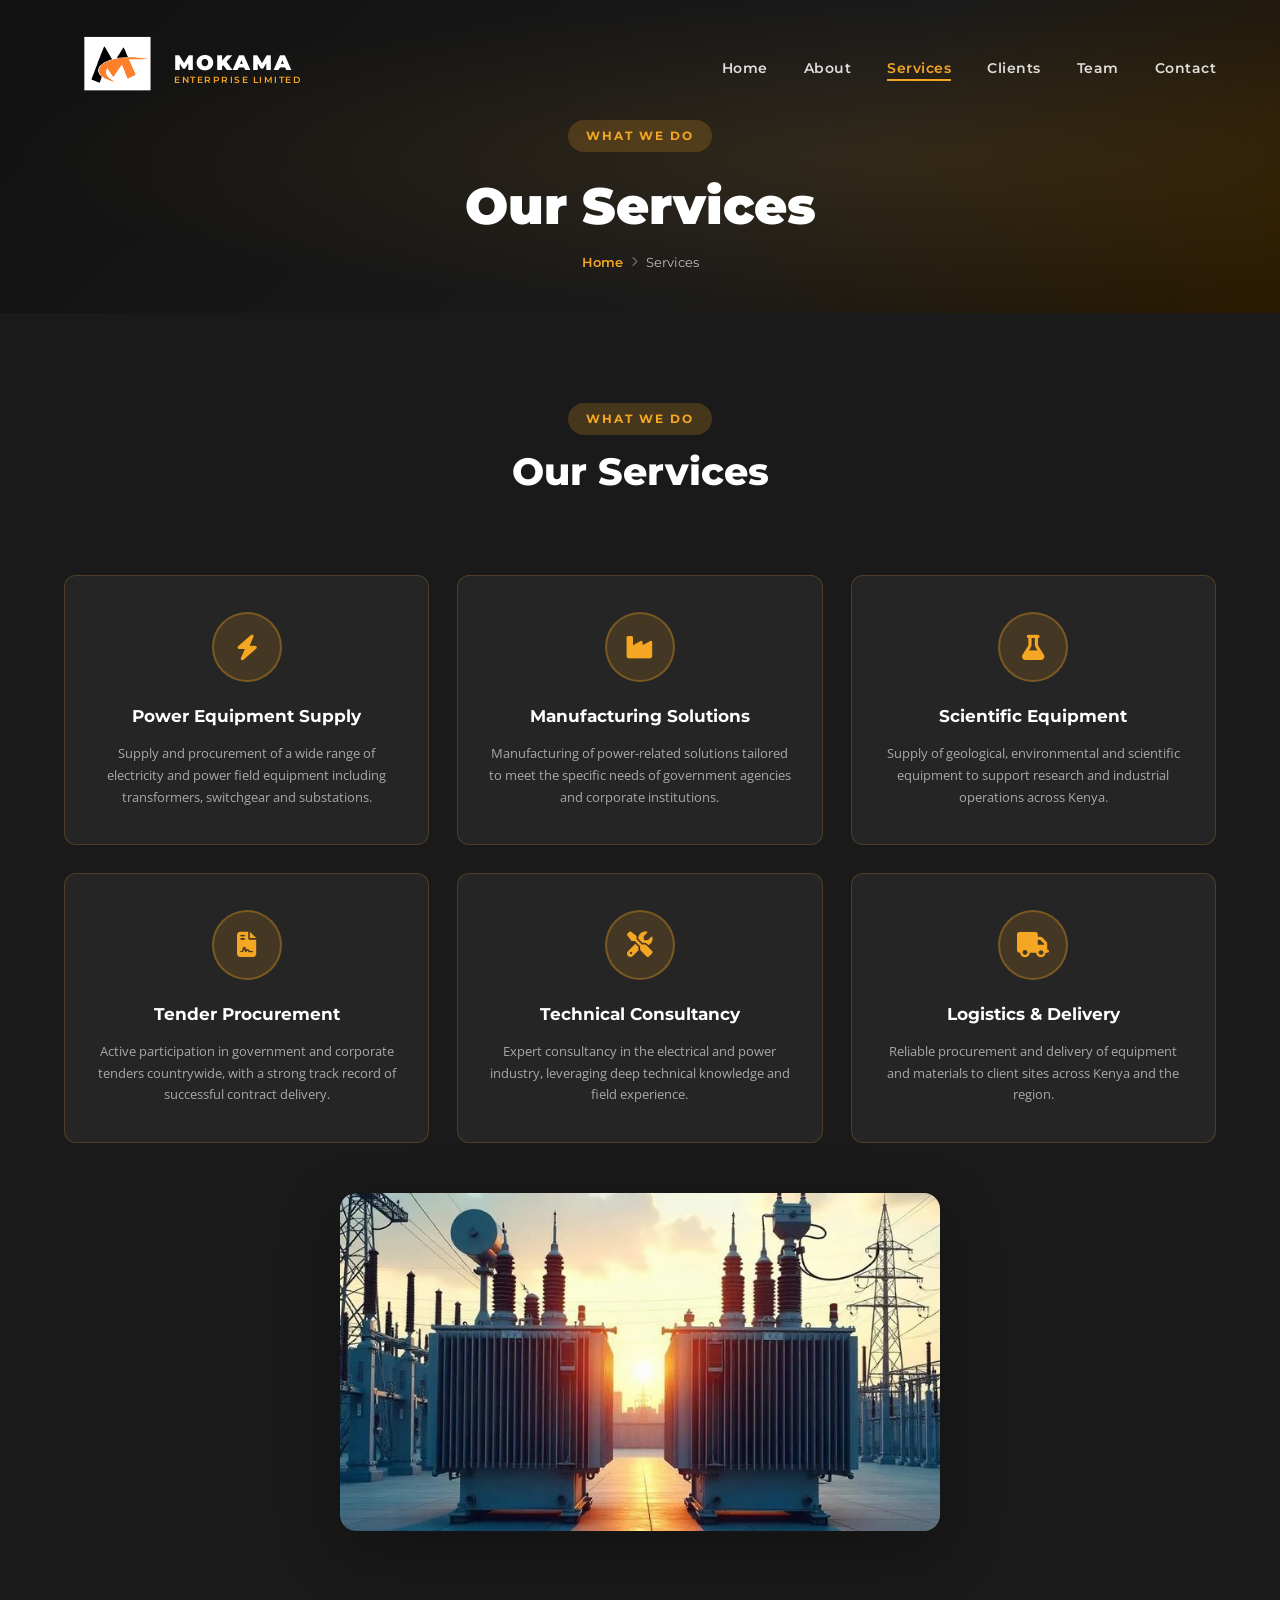
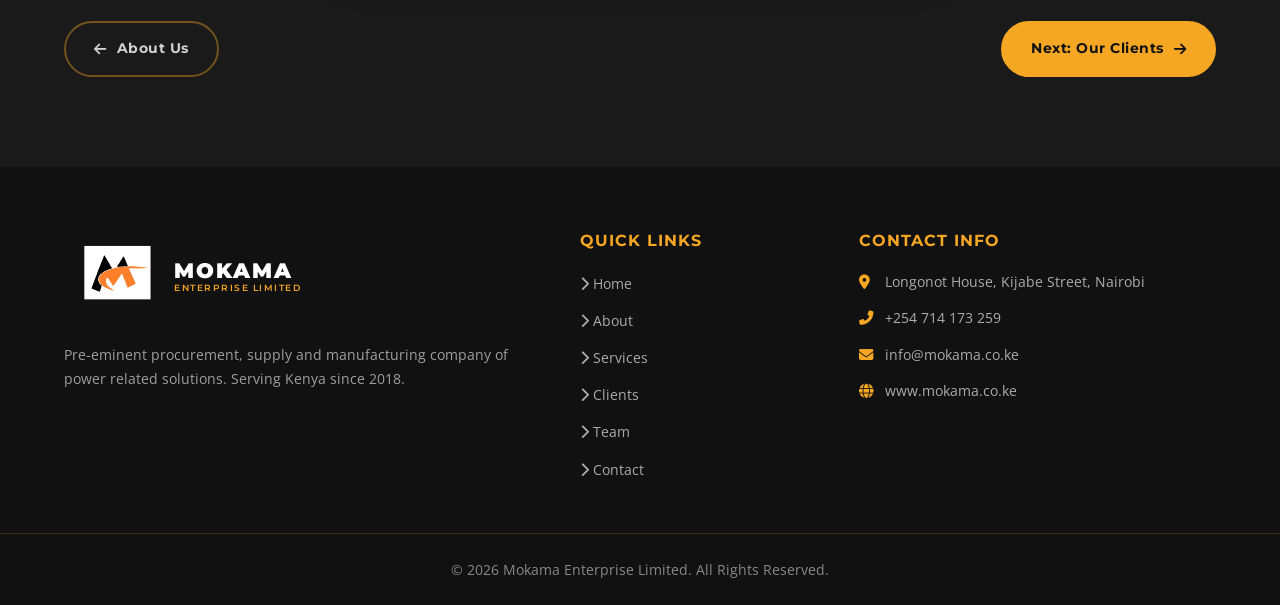
<file: services.html>
<!DOCTYPE html>
<html lang="en">
<head>
  <meta charset="UTF-8" />
  <meta name="viewport" content="width=device-width, initial-scale=1.0" />
  <title>Our Services — Mokama Enterprise Limited</title>
  <link rel="icon" type="image/svg+xml" href="images/drawing.svg" sizes="any"/>
  <link rel="apple-touch-icon" href="images/drawing.svg" />
  <link rel="stylesheet" href="style.css" />
  <link href="https://fonts.googleapis.com/css2?family=Montserrat:wght@400;600;700;800;900&family=Open+Sans:wght@400;600&display=swap" rel="stylesheet" />
  <link rel="stylesheet" href="https://cdnjs.cloudflare.com/ajax/libs/font-awesome/6.5.0/css/all.min.css" />
</head>
<body>

  <!-- ===== NAVBAR ===== -->
  <nav class="navbar scrolled" id="navbar">
    <div class="nav-container">
      <div class="nav-logo">
        <div class="logo-icon">
          <img src="images/drawing.svg" alt="Mokama Logo" width="100" height="100" />
        </div>
        <div class="logo-text">
          <span class="logo-main">MOKAMA</span>
          <span class="logo-sub">ENTERPRISE LIMITED</span>
        </div>
      </div>
      <ul class="nav-links" id="navLinks">
        <li><a href="index.html">Home</a></li>
        <li><a href="about.html">About</a></li>
        <li><a href="services.html" class="active">Services</a></li>
        <li><a href="clients.html">Clients</a></li>
        <li><a href="team.html">Team</a></li>
        <li><a href="contact.html">Contact</a></li>
      </ul>
      <div class="hamburger" id="hamburger">
        <span></span><span></span><span></span>
      </div>
    </div>
  </nav>

  <!-- ===== PAGE HERO BANNER ===== -->
  <section class="page-banner page-banner--dark">
    <div class="page-banner-overlay"></div>
    <div class="page-banner-content" data-aos="fade-up">
      <span class="section-tag light">What We Do</span>
      <h1>Our Services</h1>
      <nav class="breadcrumb" aria-label="breadcrumb">
        <a href="index.html">Home</a>
        <i class="fas fa-chevron-right"></i>
        <span>Services</span>
      </nav>
    </div>
  </section>

  <!-- ===== SERVICES ===== -->
  <section class="services section bg-dark" id="services">
    <div class="container">
      <div class="section-header" data-aos="fade-up">
        <span class="section-tag light">What We Do</span>
        <h2 class="light">Our Services</h2>
        <div class="section-divider"></div>
      </div>
      <div class="services-grid">
        <div class="service-card" data-aos="fade-up" data-aos-delay="0">
          <div class="service-icon">
            <i class="fas fa-bolt"></i>
          </div>
          <h3>Power Equipment Supply</h3>
          <p>Supply and procurement of a wide range of electricity and power field equipment including transformers, switchgear and substations.</p>
        </div>
        <div class="service-card" data-aos="fade-up" data-aos-delay="100">
          <div class="service-icon">
            <i class="fas fa-industry"></i>
          </div>
          <h3>Manufacturing Solutions</h3>
          <p>Manufacturing of power-related solutions tailored to meet the specific needs of government agencies and corporate institutions.</p>
        </div>
        <div class="service-card" data-aos="fade-up" data-aos-delay="200">
          <div class="service-icon">
            <i class="fas fa-flask"></i>
          </div>
          <h3>Scientific Equipment</h3>
          <p>Supply of geological, environmental and scientific equipment to support research and industrial operations across Kenya.</p>
        </div>
        <div class="service-card" data-aos="fade-up" data-aos-delay="300">
          <div class="service-icon">
            <i class="fas fa-file-contract"></i>
          </div>
          <h3>Tender Procurement</h3>
          <p>Active participation in government and corporate tenders countrywide, with a strong track record of successful contract delivery.</p>
        </div>
        <div class="service-card" data-aos="fade-up" data-aos-delay="400">
          <div class="service-icon">
            <i class="fas fa-tools"></i>
          </div>
          <h3>Technical Consultancy</h3>
          <p>Expert consultancy in the electrical and power industry, leveraging deep technical knowledge and field experience.</p>
        </div>
        <div class="service-card" data-aos="fade-up" data-aos-delay="500">
          <div class="service-icon">
            <i class="fas fa-truck"></i>
          </div>
          <h3>Logistics &amp; Delivery</h3>
          <p>Reliable procurement and delivery of equipment and materials to client sites across Kenya and the region.</p>
        </div>
      </div>
      <div class="services-image" data-aos="fade-up">
        <img src="images/trans3.jpeg" alt="Electrical Transformer Equipment" class="services-img" />
      </div>
    </div>
  </section>

  <!-- ===== PAGE NAVIGATION ===== -->
  <section class="page-nav-bottom section bg-dark" style="padding-top:0;">
    <div class="container">
      <div class="page-nav-bottom-grid">
        <a href="about.html" class="page-nav-bottom-btn">
          <i class="fas fa-arrow-left"></i> About Us
        </a>
        <a href="clients.html" class="page-nav-bottom-btn page-nav-bottom-btn--next">
          Next: Our Clients <i class="fas fa-arrow-right"></i>
        </a>
      </div>
    </div>
  </section>

  <!-- ===== FOOTER ===== -->
  <footer class="footer">
    <div class="footer-top">
      <div class="container footer-grid">
        <div class="footer-brand">
          <div class="nav-logo">
            <div class="logo-icon">
              <img src="images/drawing.svg" alt="Mokama Logo" width="100" height="100" />
            </div>
            <div class="logo-text">
              <span class="logo-main">MOKAMA</span>
              <span class="logo-sub">ENTERPRISE LIMITED</span>
            </div>
          </div>
          <p>Pre-eminent procurement, supply and manufacturing company of power related solutions. Serving Kenya since 2018.</p>
        </div>
        <div class="footer-links">
          <h4>Quick Links</h4>
          <ul>
            <li><a href="index.html"><i class="fas fa-chevron-right"></i> Home</a></li>
            <li><a href="about.html"><i class="fas fa-chevron-right"></i> About</a></li>
            <li><a href="services.html"><i class="fas fa-chevron-right"></i> Services</a></li>
            <li><a href="clients.html"><i class="fas fa-chevron-right"></i> Clients</a></li>
            <li><a href="team.html"><i class="fas fa-chevron-right"></i> Team</a></li>
            <li><a href="contact.html"><i class="fas fa-chevron-right"></i> Contact</a></li>
          </ul>
        </div>
        <div class="footer-contact">
          <h4>Contact Info</h4>
          <p><i class="fas fa-map-marker-alt"></i> Longonot House, Kijabe Street, Nairobi</p>
          <p><i class="fas fa-phone-alt"></i> +254 714 173 259</p>
          <p><i class="fas fa-envelope"></i> info@mokama.co.ke</p>
          <p><i class="fas fa-globe"></i> www.mokama.co.ke</p>
        </div>
      </div>
    </div>
    <div class="footer-bottom">
      <p>&copy; 2026 Mokama Enterprise Limited. All Rights Reserved.</p>
    </div>
  </footer>

  <!-- Back to Top -->
  <button class="back-to-top" id="backToTop" title="Back to Top">
    <i class="fas fa-chevron-up"></i>
  </button>

  <script src="integrate.js"></script>
</body>
</html>
</file>
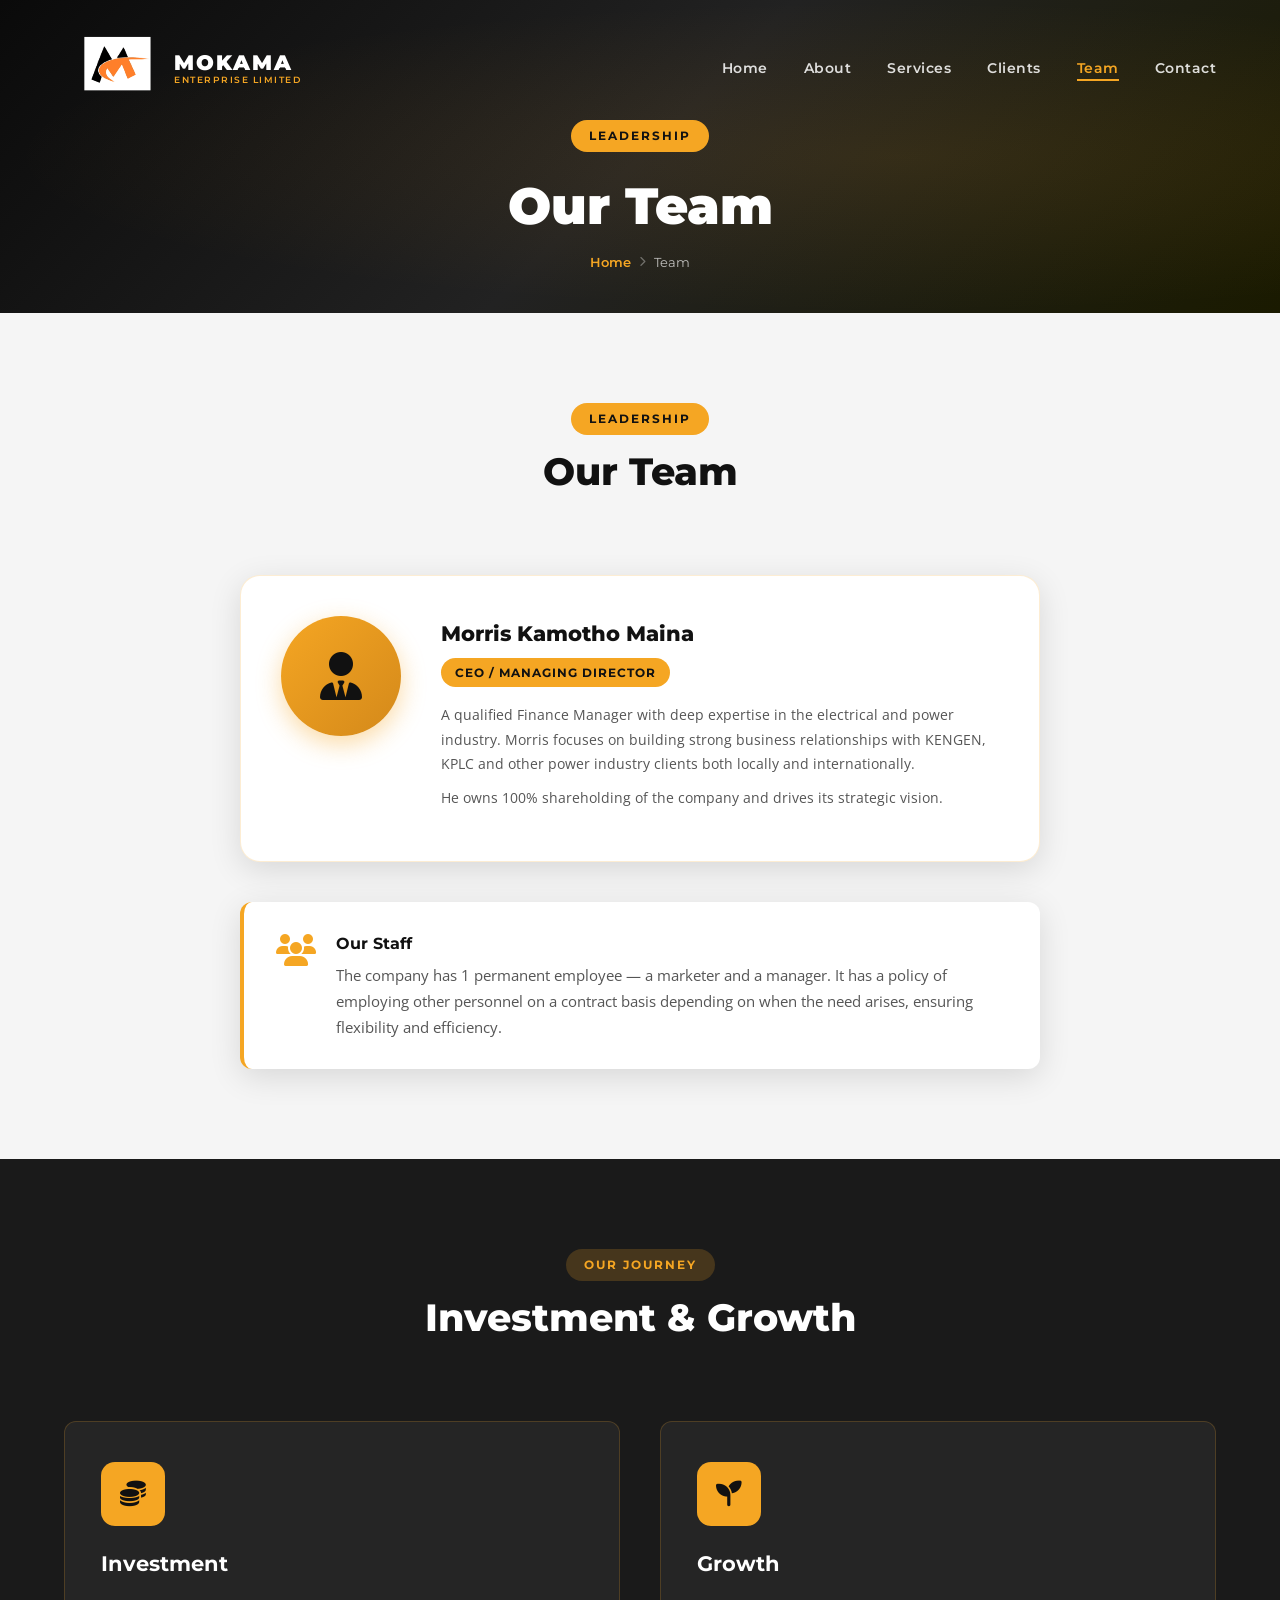
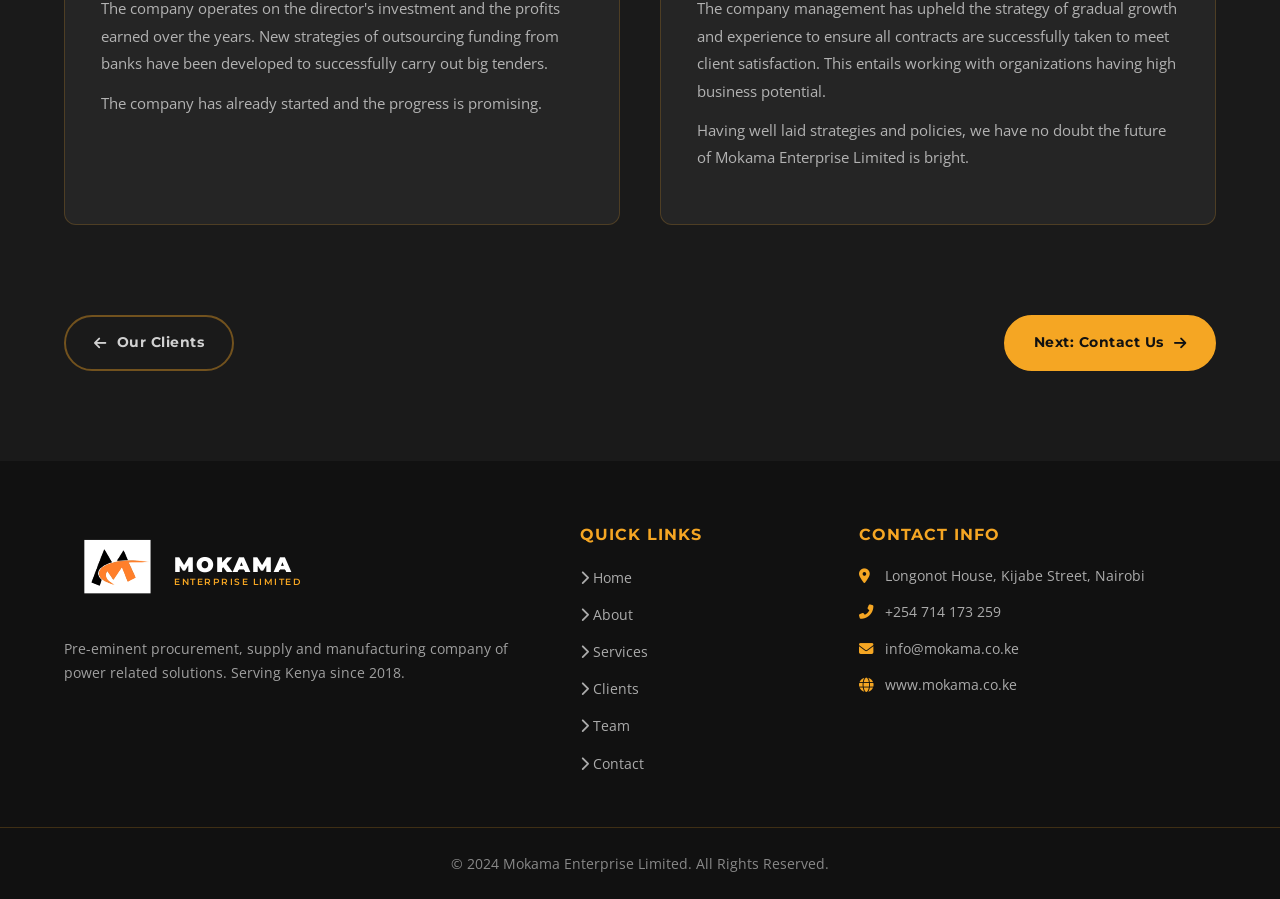
<file: team.html>
<!DOCTYPE html>
<html lang="en">
<head>
  <meta charset="UTF-8" />
  <meta name="viewport" content="width=device-width, initial-scale=1.0" />
  <title>Our Team — Mokama Enterprise Limited</title>
  <link rel="icon" type="image/svg+xml" href="images/drawing.svg" sizes="any"/>
  <link rel="apple-touch-icon" href="images/drawing.svg" />
  <link rel="stylesheet" href="style.css" />
  <link href="https://fonts.googleapis.com/css2?family=Montserrat:wght@400;600;700;800;900&family=Open+Sans:wght@400;600&display=swap" rel="stylesheet" />
  <link rel="stylesheet" href="https://cdnjs.cloudflare.com/ajax/libs/font-awesome/6.5.0/css/all.min.css" />
</head>
<body>

  <!-- ===== NAVBAR ===== -->
  <nav class="navbar scrolled" id="navbar">
    <div class="nav-container">
      <div class="nav-logo">
        <div class="logo-icon">
          <img src="images/drawing.svg" alt="Mokama Logo" width="100" height="100" />
        </div>
        <div class="logo-text">
          <span class="logo-main">MOKAMA</span>
          <span class="logo-sub">ENTERPRISE LIMITED</span>
        </div>
      </div>
      <ul class="nav-links" id="navLinks">
        <li><a href="index.html">Home</a></li>
        <li><a href="about.html">About</a></li>
        <li><a href="services.html">Services</a></li>
        <li><a href="clients.html">Clients</a></li>
        <li><a href="team.html" class="active">Team</a></li>
        <li><a href="contact.html">Contact</a></li>
      </ul>
      <div class="hamburger" id="hamburger">
        <span></span><span></span><span></span>
      </div>
    </div>
  </nav>

  <!-- ===== PAGE HERO BANNER ===== -->
  <section class="page-banner page-banner--light">
    <div class="page-banner-overlay"></div>
    <div class="page-banner-content" data-aos="fade-up">
      <span class="section-tag">Leadership</span>
      <h1>Our Team</h1>
      <nav class="breadcrumb" aria-label="breadcrumb">
        <a href="index.html">Home</a>
        <i class="fas fa-chevron-right"></i>
        <span>Team</span>
      </nav>
    </div>
  </section>

  <!-- ===== TEAM ===== -->
  <section class="team section bg-light-gray" id="team">
    <div class="container">
      <div class="section-header" data-aos="fade-up">
        <span class="section-tag">Leadership</span>
        <h2>Our Team</h2>
        <div class="section-divider"></div>
      </div>
      <div class="team-grid">
        <div class="team-card" data-aos="zoom-in">
          <div class="team-avatar">
            <div class="avatar-placeholder">
              <i class="fas fa-user-tie"></i>
            </div>
          </div>
          <div class="team-info">
            <h3>Morris Kamotho Maina</h3>
            <span class="team-role">CEO / Managing Director</span>
            <p>A qualified Finance Manager with deep expertise in the electrical and power industry. Morris focuses on building strong business relationships with KENGEN, KPLC and other power industry clients both locally and internationally.</p>
            <p>He owns 100% shareholding of the company and drives its strategic vision.</p>
          </div>
        </div>
      </div>
      <div class="staff-note" data-aos="fade-up">
        <div class="staff-note-inner">
          <i class="fas fa-users"></i>
          <div>
            <h4>Our Staff</h4>
            <p>The company has 1 permanent employee — a marketer and a manager. It has a policy of employing other personnel on a contract basis depending on when the need arises, ensuring flexibility and efficiency.</p>
          </div>
        </div>
      </div>
    </div>
  </section>

  <!-- ===== INVESTMENT & GROWTH ===== -->
  <section class="growth section bg-dark" id="growth">
    <div class="container">
      <div class="section-header" data-aos="fade-up">
        <span class="section-tag light">Our Journey</span>
        <h2 class="light">Investment &amp; Growth</h2>
        <div class="section-divider"></div>
      </div>
      <div class="growth-grid">
        <div class="growth-card" data-aos="fade-right">
          <div class="growth-icon"><i class="fas fa-coins"></i></div>
          <h3>Investment</h3>
          <p>The company operates on the director's investment and the profits earned over the years. New strategies of outsourcing funding from banks have been developed to successfully carry out big tenders.</p>
          <p>The company has already started and the progress is promising.</p>
        </div>
        <div class="growth-card" data-aos="fade-left">
          <div class="growth-icon"><i class="fas fa-seedling"></i></div>
          <h3>Growth</h3>
          <p>The company management has upheld the strategy of gradual growth and experience to ensure all contracts are successfully taken to meet client satisfaction. This entails working with organizations having high business potential.</p>
          <p>Having well laid strategies and policies, we have no doubt the future of Mokama Enterprise Limited is bright.</p>
        </div>
      </div>
    </div>
  </section>

  <!-- ===== PAGE NAVIGATION ===== -->
  <section class="page-nav-bottom section bg-dark" style="padding-top:0;">
    <div class="container">
      <div class="page-nav-bottom-grid">
        <a href="clients.html" class="page-nav-bottom-btn">
          <i class="fas fa-arrow-left"></i> Our Clients
        </a>
        <a href="contact.html" class="page-nav-bottom-btn page-nav-bottom-btn--next">
          Next: Contact Us <i class="fas fa-arrow-right"></i>
        </a>
      </div>
    </div>
  </section>

  <!-- ===== FOOTER ===== -->
  <footer class="footer">
    <div class="footer-top">
      <div class="container footer-grid">
        <div class="footer-brand">
          <div class="nav-logo">
            <div class="logo-icon">
              <img src="images/drawing.svg" alt="Mokama Logo" width="100" height="100" />
            </div>
            <div class="logo-text">
              <span class="logo-main">MOKAMA</span>
              <span class="logo-sub">ENTERPRISE LIMITED</span>
            </div>
          </div>
          <p>Pre-eminent procurement, supply and manufacturing company of power related solutions. Serving Kenya since 2018.</p>
        </div>
        <div class="footer-links">
          <h4>Quick Links</h4>
          <ul>
            <li><a href="index.html"><i class="fas fa-chevron-right"></i> Home</a></li>
            <li><a href="about.html"><i class="fas fa-chevron-right"></i> About</a></li>
            <li><a href="services.html"><i class="fas fa-chevron-right"></i> Services</a></li>
            <li><a href="clients.html"><i class="fas fa-chevron-right"></i> Clients</a></li>
            <li><a href="team.html"><i class="fas fa-chevron-right"></i> Team</a></li>
            <li><a href="contact.html"><i class="fas fa-chevron-right"></i> Contact</a></li>
          </ul>
        </div>
        <div class="footer-contact">
          <h4>Contact Info</h4>
          <p><i class="fas fa-map-marker-alt"></i> Longonot House, Kijabe Street, Nairobi</p>
          <p><i class="fas fa-phone-alt"></i> +254 714 173 259</p>
          <p><i class="fas fa-envelope"></i> info@mokama.co.ke</p>
          <p><i class="fas fa-globe"></i> www.mokama.co.ke</p>
        </div>
      </div>
    </div>
    <div class="footer-bottom">
      <p>&copy; 2024 Mokama Enterprise Limited. All Rights Reserved.</p>
    </div>
  </footer>

  <!-- Back to Top -->
  <button class="back-to-top" id="backToTop" title="Back to Top">
    <i class="fas fa-chevron-up"></i>
  </button>

  <script src="integrate.js"></script>
</body>
</html>
</file>
<file: style.css>
/* ============================================================
   MOKAMA ENTERPRISE LIMITED — Enhanced Main Stylesheet
   Colors: Gold #F5A623, Black #111, White #fff
   Enhanced with images and improved visual hierarchy
   ============================================================ */

/* ---- RESET & BASE ---- */
*, *::before, *::after { box-sizing: border-box; margin: 0; padding: 0; }

:root {
  --gold: #F5A623;
  --gold-dark: #d4891a;
  --gold-light: #ffd166;
  --black: #111111;
  --dark: #1a1a1a;
  --dark2: #222222;
  --gray: #555;
  --light-gray: #f5f5f5;
  --white: #ffffff;
  --font-head: 'Montserrat', sans-serif;
  --font-body: 'Open Sans', sans-serif;
  --transition: 0.35s ease;
  --shadow: 0 8px 32px rgba(0,0,0,0.12);
  --shadow-gold: 0 4px 24px rgba(245,166,35,0.3);
  --radius: 12px;
}

html { scroll-behavior: smooth; font-size: 16px; }

body {
  font-family: var(--font-body);
  color: var(--black);
  background: var(--white);
  overflow-x: hidden;
  line-height: 1.7;
}

a { text-decoration: none; color: inherit; transition: var(--transition); }
ul { list-style: none; }
img { max-width: 100%; display: block; }

.container {
  max-width: 1200px;
  margin: 0 auto;
  padding: 0 24px;
}

.section { padding: 90px 0; }
.bg-dark { background: var(--dark); color: var(--white); }
.bg-light-gray { background: var(--light-gray); }
.mt-2 { margin-top: 1.5rem; }

/* ---- BUTTONS ---- */
.btn {
  display: inline-flex;
  align-items: center;
  gap: 8px;
  padding: 14px 32px;
  border-radius: 50px;
  font-family: var(--font-head);
  font-weight: 700;
  font-size: 0.9rem;
  letter-spacing: 0.5px;
  cursor: pointer;
  border: 2px solid transparent;
  transition: all var(--transition);
  position: relative;
  overflow: hidden;
}

.btn::after {
  content: '';
  position: absolute;
  inset: 0;
  background: rgba(255,255,255,0.15);
  transform: translateX(-100%);
  transition: transform 0.4s ease;
}
.btn:hover::after { transform: translateX(0); }

.btn-primary {
  background: var(--gold);
  color: var(--black);
  border-color: var(--gold);
  box-shadow: var(--shadow-gold);
}
.btn-primary:hover {
  background: var(--gold-dark);
  border-color: var(--gold-dark);
  transform: translateY(-2px);
  box-shadow: 0 8px 30px rgba(245,166,35,0.5);
}

.btn-outline {
  background: transparent;
  color: var(--white);
  border-color: var(--white);
}
.btn-outline:hover {
  background: var(--white);
  color: var(--black);
  transform: translateY(-2px);
}

.btn-full { width: 100%; justify-content: center; }

/* ---- SECTION HEADERS ---- */
.section-header {
  text-align: center;
  margin-bottom: 60px;
}

.section-tag {
  display: inline-block;
  background: var(--gold);
  color: var(--black);
  font-family: var(--font-head);
  font-weight: 700;
  font-size: 0.75rem;
  letter-spacing: 2px;
  text-transform: uppercase;
  padding: 6px 18px;
  border-radius: 50px;
  margin-bottom: 14px;
}
.section-tag.light {
  background: rgba(245,166,35,0.2);
  color: var(--gold);
}

.section-header h2 {
  font-family: var(--font-head);
  font-size: clamp(1.8rem, 3.5vw, 2.4rem);
  font-weight: 800;
  color: var(--black);
  line-height: 1.2;
}
.section-header h2.light { color: var(--white); }

.section-divider {
  width: 60px;
  height: 4px;
  background: var(--gold);
  border-radius: 2px;
  margin: 16px auto 0;
  animation: none !important;
}

/* ============================================================
   NAVBAR
   ============================================================ */
.navbar {
  position: fixed;
  top: 0; left: 0; right: 0;
  z-index: 1000;
  padding: 18px 0;
  transition: all var(--transition);
}

.navbar.scrolled {
  background: rgba(17,17,17,0.97);
  backdrop-filter: blur(12px);
  padding: 12px 0;
  box-shadow: 0 4px 20px rgba(0,0,0,0.3);
}

.nav-container {
  max-width: 1200px;
  margin: 0 auto;
  padding: 0 24px;
  display: flex;
  align-items: center;
  justify-content: space-between;
}

.nav-logo {
  display: flex;
  align-items: center;
  gap: 10px;
  cursor: pointer;
}

.logo-text {
  display: flex;
  flex-direction: column;
  line-height: 1.1;
}

.logo-main {
  font-family: var(--font-head);
  font-weight: 900;
  font-size: 1.3rem;
  color: var(--white);
  letter-spacing: 2px;
}

.logo-sub {
  font-family: var(--font-head);
  font-weight: 600;
  font-size: 0.55rem;
  color: var(--gold);
  letter-spacing: 1.5px;
  text-transform: uppercase;
}

.nav-links {
  display: flex;
  gap: 36px;
}

.nav-links a {
  color: rgba(255,255,255,0.85);
  font-family: var(--font-head);
  font-weight: 600;
  font-size: 0.88rem;
  letter-spacing: 0.5px;
  position: relative;
  padding-bottom: 4px;
}

.nav-links a::after {
  content: '';
  position: absolute;
  bottom: 0; left: 0;
  width: 0; height: 2px;
  background: var(--gold);
  transition: width var(--transition);
}

.nav-links a:hover { color: var(--gold); }
.nav-links a:hover::after { width: 100%; }

.hamburger {
  display: none;
  flex-direction: column;
  gap: 5px;
  cursor: pointer;
  padding: 4px;
}
.hamburger span {
  display: block;
  width: 26px; height: 2px;
  background: var(--white);
  border-radius: 2px;
  transition: var(--transition);
}
.hamburger.active span:nth-child(1) { transform: translateY(7px) rotate(45deg); }
.hamburger.active span:nth-child(2) { opacity: 0; }
.hamburger.active span:nth-child(3) { transform: translateY(-7px) rotate(-45deg); }

/* ============================================================
   HERO
   ============================================================ */
.hero {
  position: relative;
  min-height: 100vh;
  background: linear-gradient(135deg, #0a0a0a 0%, #1a1a1a 40%, #2a1a00 100%);
  display: flex;
  align-items: center;
  justify-content: center;
  overflow: hidden;
}

.hero-overlay {
  position: absolute;
  inset: 0;
  background: radial-gradient(ellipse at 70% 50%, rgba(245,166,35,0.08) 0%, transparent 70%);
}

.hero-particles {
  position: absolute;
  inset: 0;
  overflow: hidden;
}

.particle {
  position: absolute;
  border-radius: 50%;
  background: var(--gold);
  opacity: 0.15;
  animation: float-particle linear infinite;
}

@keyframes float-particle {
  0% { transform: translateY(100vh) rotate(0deg); opacity: 0; }
  10% { opacity: 0.15; }
  90% { opacity: 0.15; }
  100% { transform: translateY(-100px) rotate(720deg); opacity: 0; }
}

.hero-content {
  position: relative;
  z-index: 2;
  text-align: center;
  padding: 0 24px;
  max-width: 900px;
}

  .hero-badge {
    display: inline-block;
    margin: 100px auto 28px auto; /* Increased margin for better mobile spacing */
  background: rgba(245,166,35,0.15);
  border: 1px solid rgba(245,166,35,0.4);
  color: var(--gold);
  font-family: var(--font-head);
  font-size: 0.8rem;
  font-weight: 600;
  letter-spacing: 2px;
  text-transform: uppercase;
  padding: 8px 20px;
  border-radius: 50px;
  animation: fadeInDown 0.8s ease forwards;
  text-align: center;
}

.hero-title {
  font-family: var(--font-head);
  font-weight: 900;
  line-height: 1.05;
  margin-bottom: 24px;
}

.hero-title .line1,
.hero-title .line2,
.hero-title .line3 {
  display: block;
  font-size: clamp(2.5rem, 7vw, 5.5rem);
  color: var(--white);
  animation: fadeInUp 0.8s ease forwards;
  opacity: 1; /* Changed from 0 to 1 to ensure visibility */
}

.hero-title .line1 { animation-delay: 0.2s; }
.hero-title .line2 { animation-delay: 0.4s; }
.hero-title .line3 { animation-delay: 0.6s; }
.hero-title .gold { color: var(--gold); }

.hero-tagline {
  font-family: var(--font-body);
  font-size: clamp(0.9rem, 2vw, 1.05rem);
  color: rgba(255,255,255,0.7);
  margin-bottom: 40px;
  animation: fadeInUp 0.8s 0.8s ease forwards;
  opacity: 1; /* Changed from 0 to 1 to ensure visibility */
}

.hero-btns {
  display: flex;
  gap: 16px;
  justify-content: center;
  flex-wrap: wrap;
  animation: fadeInUp 0.8s 1s ease forwards;
  opacity: 1; /* Changed from 0 to 1 to ensure visibility */
}

.hero-scroll-indicator {
  position: absolute;
  bottom: 100px;
  left: 50%;
  transform: translateX(-50%);
  z-index: 2;
}

.scroll-dot {
  width: 28px; height: 44px;
  border: 2px solid rgba(255,255,255,0.4);
  border-radius: 14px;
  position: relative;
}

.scroll-dot::before {
  content: '';
  position: absolute;
  top: 6px; left: 50%;
  transform: translateX(-50%);
  width: 4px; height: 8px;
  background: var(--gold);
  border-radius: 2px;
  animation: scroll-anim 1.8s infinite;
}

@keyframes scroll-anim {
  0% { top: 6px; opacity: 1; }
  100% { top: 24px; opacity: 0; }
}

.hero-wave {
  position: absolute;
  bottom: 0; left: 0; right: 0;
  line-height: 0;
}
.hero-wave svg { width: 100%; height: 60px; }

/* ============================================================
   STATS BAR
   ============================================================ */
.stats-bar {
  background: var(--gold);
  padding: 40px 0;
}

.stats-bar .container {
  display: grid;
  grid-template-columns: repeat(4, 1fr);
  gap: 24px;
}

.stat-item {
  display: flex;
  align-items: center;
  gap: 16px;
  justify-content: center;
}

.stat-item i {
  font-size: 2rem;
  color: var(--black);
  opacity: 0.7;
}

.stat-item div {
  display: flex;
  flex-direction: column;
}

.stat-num {
  font-family: var(--font-head);
  font-size: 2.2rem;
  font-weight: 900;
  color: var(--black);
  line-height: 1;
}

.stat-item div span:last-of-type {
  font-family: var(--font-head);
  font-size: 2.2rem;
  font-weight: 900;
  color: var(--black);
  line-height: 1;
}

.stat-item p {
  font-family: var(--font-head);
  font-size: 0.75rem;
  font-weight: 600;
  color: rgba(0,0,0,0.65);
  text-transform: uppercase;
  letter-spacing: 0.5px;
  margin-top: 2px;
}

/* ============================================================
   ABOUT
   ============================================================ */
.about-grid {
  display: grid;
  grid-template-columns: 1fr 1fr;
  gap: 60px;
  align-items: start;
}

.about-text p {
  font-size: 0.95rem;
  color: var(--gray);
  margin-bottom: 16px;
  line-height: 1.8;
}
.about-text strong { color: var(--black); }

.about-image {
  display: flex;
  justify-content: center;
}

.about-image-frame {
  position: relative;
  width: 100%;
  max-width: 450px;
  border-radius: 20px;
  overflow: hidden;
  box-shadow: 0 20px 60px rgba(0,0,0,0.15);
  border: 8px solid var(--gold);
}

.about-img {
  width: 100%;
  height: auto;
  display: block;
  object-fit: cover;
  transition: transform var(--transition);
}

.about-image-frame:hover .about-img {
  transform: scale(1.05);
}

/* ============================================================
   ABOUT GALLERY
   ============================================================ */
.about-images-gallery {
  display: grid;
  gap: 24px;
  margin-top: 40px;
  align-items: stretch;
  grid-template-columns: 1fr 1fr;
}

.gallery-main {
  grid-row: 1 / 3;
  overflow: hidden;
  border-radius: var(--radius);
  box-shadow: var(--shadow);
}

.gallery-main-img {
  width: 100%;
  height: 100%;
  object-fit: cover;
  transition: transform var(--transition);
}

.gallery-main:hover .gallery-main-img {
  transform: scale(1.06);
}

.gallery-side {
  display: grid;
  grid-template-rows: 1fr 1fr;
  gap: 24px;
}

.gallery-side-item {
  overflow: hidden;
  border-radius: var(--radius);
  box-shadow: var(--shadow);
  transition: all var(--transition);
}

.gallery-side-img {
  width: 100%;
  height: 100%;
  object-fit: cover;
  transition: transform var(--transition);
}

.gallery-side-item:hover {
  transform: translateY(-4px);
  box-shadow: 0 12px 32px rgba(0,0,0,0.15);
}

.gallery-side-item:hover .gallery-side-img {
  transform: scale(1.08);
}

/* ============================================================
   VISION, MISSION & OBJECTIVE
   ============================================================ */
.vm-grid {
  display: grid;
  grid-template-columns: repeat(3, 1fr);
  gap: 28px;
}

.vm-item {
  display: flex;
  justify-content: center;
}

.vm-card {
  background: var(--white);
  border-radius: var(--radius);
  padding: 32px 28px;
  box-shadow: var(--shadow);
  border-left: 4px solid var(--gold);
  display: flex;
  flex-direction: column;
  gap: 16px;
  align-items: flex-start;
  transition: transform var(--transition), box-shadow var(--transition);
  max-width: 100%;
}

.vm-card:hover {
  transform: translateY(-8px);
  box-shadow: 0 16px 40px rgba(0,0,0,0.15);
}

.vm-icon {
  width: 56px; height: 56px;
  background: var(--gold);
  border-radius: 12px;
  display: flex;
  align-items: center;
  justify-content: center;
  flex-shrink: 0;
}

.vm-icon i {
  font-size: 1.4rem;
  color: var(--black);
}

.vm-card h3 {
  font-family: var(--font-head);
  font-weight: 700;
  font-size: 1.2rem;
  color: var(--black);
  margin: 0;
}

.vm-card p {
  font-size: 0.85rem;
  color: var(--gray);
  line-height: 1.6;
  margin: 0;
}

/* ============================================================
   SERVICES
   ============================================================ */
.services-grid {
  display: grid;
  grid-template-columns: repeat(3, 1fr);
  gap: 28px;
  margin-bottom: 50px;
}

.service-card {
  background: rgba(255,255,255,0.05);
  border: 1px solid rgba(245,166,35,0.2);
  border-radius: var(--radius);
  padding: 36px 28px;
  text-align: center;
  transition: all var(--transition);
  position: relative;
  overflow: hidden;
}

.service-card::before {
  content: '';
  position: absolute;
  bottom: 0; left: 0; right: 0;
  height: 3px;
  background: var(--gold);
  transform: scaleX(0);
  transition: transform var(--transition);
}

.service-card:hover {
  background: rgba(245,166,35,0.08);
  border-color: var(--gold);
  transform: translateY(-6px);
  box-shadow: 0 20px 40px rgba(0,0,0,0.3);
}

.service-card:hover::before { transform: scaleX(1); }

.service-icon {
  width: 70px; height: 70px;
  background: rgba(245,166,35,0.15);
  border: 2px solid rgba(245,166,35,0.3);
  border-radius: 50%;
  display: flex;
  align-items: center;
  justify-content: center;
  margin: 0 auto 20px;
  transition: all var(--transition);
}

.service-card:hover .service-icon {
  background: var(--gold);
  border-color: var(--gold);
}

.service-icon i {
  font-size: 1.6rem;
  color: var(--gold);
  transition: color var(--transition);
}

.service-card:hover .service-icon i { color: var(--black); }

.service-card h3 {
  font-family: var(--font-head);
  font-weight: 700;
  font-size: 1.05rem;
  color: var(--white);
  margin-bottom: 12px;
}

.service-card p {
  font-size: 0.8rem;
  color: rgba(255,255,255,0.6);
  line-height: 1.7;
}

.services-image {
  display: flex;
  justify-content: center;
  margin-top: 40px;
}

.services-img {
  width: 100%;
  max-width: 600px;
  height: auto;
  border-radius: 16px;
  box-shadow: 0 20px 60px rgba(0,0,0,0.3);
  object-fit: cover;
  transition: transform var(--transition);
}

.services-img:hover {
  transform: scale(1.03);
}

/* ============================================================
   CLIENTS
   ============================================================ */
.clients-intro {
  text-align: center;
  max-width: 720px;
  margin: 0 auto 50px;
  font-size: 0.95rem;
  color: var(--gray);
  line-height: 1.8;
}

.clients-grid {
  display: grid;
  grid-template-columns: repeat(5, 1fr);
  gap: 24px;
  margin-bottom: 40px;
}

.client-card {
  background: var(--white);
  border-radius: var(--radius);
  padding: 32px 20px;
  text-align: center;
  box-shadow: var(--shadow);
  border-top: 4px solid var(--gold);
  transition: all var(--transition);
  cursor: default;
}

.client-card:hover {
  transform: translateY(-8px);
  box-shadow: 0 20px 50px rgba(0,0,0,0.15);
}

.client-icon {
  width: 60px; height: 60px;
  background: var(--gold);
  border-radius: 50%;
  display: flex;
  align-items: center;
  justify-content: center;
  margin: 0 auto 16px;
}

.client-icon i {
  font-size: 1.4rem;
  color: var(--black);
}

.client-card h4 {
  font-family: var(--font-head);
  font-weight: 800;
  font-size: 1.1rem;
  color: var(--black);
  margin-bottom: 6px;
}

.client-card p {
  font-size: 0.75rem;
  color: var(--gray);
  line-height: 1.4;
}

.clients-note {
  background: var(--white);
  border-radius: var(--radius);
  padding: 28px 36px;
  border-left: 4px solid var(--gold);
}

.clients-gallery {
  display: grid;
  grid-template-columns: repeat(4, 1fr);
  gap: 20px;
  margin-bottom: 40px;
}

.gallery-item {
  position: relative;
  overflow: hidden;
  border-radius: var(--radius);
  box-shadow: var(--shadow);
  aspect-ratio: 1;
  transition: all var(--transition);
}

.gallery-img {
  width: 100%;
  height: 100%;
  object-fit: cover;
  transition: transform var(--transition);
}

.gallery-item:hover {
  transform: translateY(-6px);
  box-shadow: 0 16px 40px rgba(0,0,0,0.2);
}

.gallery-item:hover .gallery-img {
  transform: scale(1.08);
}

/* ============================================================
   TEAM
   ============================================================ */
.team-grid {
  display: flex;
  justify-content: center;
  margin-bottom: 40px;
}

.team-card {
  background: var(--white);
  border-radius: 20px;
  padding: 40px;
  box-shadow: var(--shadow);
  display: flex;
  gap: 40px;
  align-items: flex-start;
  max-width: 800px;
  border: 1px solid rgba(245,166,35,0.2);
  transition: all var(--transition);
}

.team-card:hover {
  box-shadow: 0 20px 60px rgba(0,0,0,0.15);
  transform: translateY(-4px);
}

.team-avatar {
  position: relative;
  flex-shrink: 0;
}

.avatar-placeholder {
  width: 120px; height: 120px;
  background: linear-gradient(135deg, var(--gold), var(--gold-dark));
  border-radius: 50%;
  display: flex;
  align-items: center;
  justify-content: center;
  box-shadow: 0 8px 24px rgba(245,166,35,0.4);
}

.avatar-placeholder i {
  font-size: 3rem;
  color: var(--black);
}

.team-info h3 {
  font-family: var(--font-head);
  font-weight: 800;
  font-size: 1.3rem;
  color: var(--black);
  margin-bottom: 6px;
}

.team-role {
  display: inline-block;
  background: var(--gold);
  color: var(--black);
  font-family: var(--font-head);
  font-weight: 700;
  font-size: 0.78rem;
  letter-spacing: 1px;
  text-transform: uppercase;
  padding: 4px 14px;
  border-radius: 50px;
  margin-bottom: 16px;
}

.team-info p {
  font-size: 0.85rem;
  color: var(--gray);
  line-height: 1.8;
  margin-bottom: 10px;
}

.staff-note {
  max-width: 800px;
  margin: 0 auto;
}

.staff-note-inner {
  background: var(--white);
  border-radius: var(--radius);
  padding: 28px 32px;
  box-shadow: var(--shadow);
  display: flex;
  gap: 20px;
  align-items: flex-start;
  border-left: 4px solid var(--gold);
}

.staff-note-inner > i {
  font-size: 2rem;
  color: var(--gold);
  flex-shrink: 0;
  margin-top: 4px;
}

.staff-note-inner h4 {
  font-family: var(--font-head);
  font-weight: 700;
  font-size: 1rem;
  color: var(--black);
  margin-bottom: 6px;
}

.staff-note-inner p {
  font-size: 0.95rem;
  color: var(--gray);
  line-height: 1.7;
}

/* ============================================================
   GROWTH
   ============================================================ */
.growth-grid {
  display: grid;
  grid-template-columns: 1fr 1fr;
  gap: 40px;
}

.growth-card {
  background: rgba(255,255,255,0.05);
  border: 1px solid rgba(245,166,35,0.2);
  border-radius: var(--radius);
  padding: 40px 36px;
  transition: all var(--transition);
}

.growth-card:hover {
  background: rgba(245,166,35,0.06);
  border-color: var(--gold);
  transform: translateY(-4px);
}

.growth-icon {
  width: 64px; height: 64px;
  background: var(--gold);
  border-radius: 14px;
  display: flex;
  align-items: center;
  justify-content: center;
  margin-bottom: 20px;
}

.growth-icon i {
  font-size: 1.6rem;
  color: var(--black);
}

.growth-card h3 {
  font-family: var(--font-head);
  font-weight: 700;
  font-size: 1.3rem;
  color: var(--white);
  margin-bottom: 14px;
}

.growth-card p {
  font-size: 0.95rem;
  color: rgba(255,255,255,0.65);
  line-height: 1.8;
  margin-bottom: 12px;
}

/* ============================================================
   CONTACT
   ============================================================ */
.contact-grid {
  display: grid;
  grid-template-columns: 1fr 1.4fr;
  gap: 60px;
  margin-bottom: 50px;
  align-items: start;
}

.contact-info h3 {
  font-family: var(--font-head);
  font-weight: 800;
  font-size: 1.4rem;
  color: var(--black);
  margin-bottom: 28px;
}

.contact-item {
  display: flex;
  gap: 16px;
  align-items: flex-start;
  margin-bottom: 24px;
}

.contact-icon {
  width: 44px; height: 44px;
  background: var(--gold);
  border-radius: 10px;
  display: flex;
  align-items: center;
  justify-content: center;
  flex-shrink: 0;
}

.contact-icon i {
  font-size: 1rem;
  color: var(--black);
}

.contact-item strong {
  display: block;
  font-family: var(--font-head);
  font-weight: 700;
  font-size: 0.85rem;
  color: var(--black);
  margin-bottom: 4px;
  text-transform: uppercase;
  letter-spacing: 0.5px;
}

.contact-item p {
  font-size: 0.85rem;
  color: var(--gray);
  line-height: 1.6;
}

.contact-item a {
  color: var(--gold);
  font-weight: 600;
  transition: color var(--transition);
}

.contact-item a:hover { color: var(--gold-dark); }

.contact-form-wrap {
  background: var(--light-gray);
  border-radius: var(--radius);
  padding: 40px;
}

.contact-form h3 {
  font-family: var(--font-head);
  font-weight: 800;
  font-size: 1.4rem;
  color: var(--black);
  margin-bottom: 28px;
}

.form-group {
  margin-bottom: 20px;
  position: relative;
}

.form-group input,
.form-group textarea {
  width: 100%;
  padding: 12px 16px;
  border: 2px solid rgba(245,166,35,0.3);
  border-radius: 8px;
  font-family: var(--font-body);
  font-size: 0.95rem;
  color: var(--black);
  background: var(--white);
  transition: all var(--transition);
}

.form-group input:focus,
.form-group textarea:focus {
  outline: none;
  border-color: var(--gold);
  box-shadow: 0 0 0 3px rgba(245,166,35,0.1);
}

.form-group label {
  position: absolute;
  top: 12px;
  left: 16px;
  font-size: 0.85rem;
  font-weight: 600;
  color: var(--gray);
  pointer-events: none;
  transition: all var(--transition);
  opacity: 0;
}

.form-group input:focus ~ label,
.form-group input:not(:placeholder-shown) ~ label,
.form-group textarea:focus ~ label,
.form-group textarea:not(:placeholder-shown) ~ label {
  opacity: 1;
  top: -8px;
  left: 12px;
  background: var(--white);
  padding: 0 4px;
  color: var(--gold);
}

.form-success {
  display: none;
  background: rgba(76, 175, 80, 0.1);
  border: 2px solid #4CAF50;
  color: #2E7D32;
  padding: 16px;
  border-radius: 8px;
  text-align: center;
  font-weight: 600;
  margin-top: 16px;
}

.form-success.show { display: block; }

.map-container {
  border-radius: var(--radius);
  overflow: hidden;
  box-shadow: var(--shadow);
}

.map-container iframe {
  border-radius: var(--radius);
}

/* ============================================================
   FOOTER
   ============================================================ */
.footer {
  background: var(--black);
  color: var(--white);
}

.footer-top {
  padding: 60px 0 40px;
  border-bottom: 1px solid rgba(245,166,35,0.2);
}

.footer-grid {
  display: grid;
  grid-template-columns: 2fr 1fr 1.5fr;
  gap: 40px;
}

.footer-brand p {
  font-size: 0.9rem;
  color: rgba(255,255,255,0.6);
  line-height: 1.7;
  margin-top: 16px;
}

.footer-links h4,
.footer-contact h4 {
  font-family: var(--font-head);
  font-weight: 700;
  font-size: 1rem;
  color: var(--gold);
  margin-bottom: 16px;
  text-transform: uppercase;
  letter-spacing: 1px;
}

.footer-links ul li {
  margin-bottom: 10px;
}

.footer-links a,
.footer-contact p {
  font-size: 0.9rem;
  color: rgba(255,255,255,0.65);
  transition: color var(--transition);
}

.footer-links a:hover {
  color: var(--gold);
}

.footer-contact p {
  margin-bottom: 12px;
  display: flex;
  align-items: center;
  gap: 10px;
}

.footer-contact i {
  color: var(--gold);
  width: 16px;
}

.footer-bottom {
  padding: 24px 0;
  text-align: center;
  font-size: 0.85rem;
  color: rgba(255,255,255,0.5);
}

/* ============================================================
   BACK TO TOP BUTTON
   ============================================================ */
.back-to-top {
  position: fixed;
  bottom: 30px;
  right: 30px;
  width: 48px;
  height: 48px;
  background: var(--gold);
  color: var(--black);
  cursor: pointer;
  display: flex;
  align-items: center;
  justify-content: center;
  font-size: 1.2rem;
  z-index: 999;
  opacity: 0;
  visibility: hidden;
  transition: all var(--transition);
  box-shadow: 0 4px 12px rgba(245,166,35,0.4);
}

.back-to-top.show {
  opacity: 1;
  visibility: visible;
}

.back-to-top:hover {
  background: var(--gold-dark);
  transform: translateY(-4px);
  box-shadow: 0 8px 24px rgba(245,166,35,0.6);
}

/* ============================================================
   IMAGE STABILITY & ANIMATIONS
   ============================================================ */
img, 
.about-image-frame, 
.services-img, 
.clients-img {
    opacity: 1 !important;
    transition: opacity 0.8s ease-in-out, transform 0.35s ease !important;
    visibility: visible !important;
}

@keyframes imageFadeIn {
    from {
        opacity: 0;
        transform: translateY(10px);
    }
    to {
        opacity: 1;
        transform: translateY(0);
    }
}

.about-img, 
.services-img, 
.gallery-img {
    animation: imageFadeIn 0.8s ease-out forwards;
}

/* ============================================================
   RESPONSIVE DESIGN
   ============================================================ */
@media (max-width: 1024px) {
  .about-grid,
  .vm-grid,
  .services-grid,
  .clients-grid,
  .contact-grid,
  .growth-grid,
  .footer-grid {
    grid-template-columns: 1fr;
  }

  .clients-grid {
    grid-template-columns: repeat(2, 1fr);
  }

  .about-images-gallery {
    grid-template-columns: 1fr;
  }

  .gallery-main {
    grid-row: auto;
  }

  .clients-gallery {
    grid-template-columns: repeat(2, 1fr);
  }

  .nav-links {
    gap: 24px;
  }
}

@media (max-width: 768px) {
  .navbar {
    padding: 10px 0;
    background: rgba(17,17,17,0.98);
    backdrop-filter: blur(10px);
  }

  .logo-main {
    font-size: 1.1rem;
  }

  .logo-sub {
    font-size: 0.5rem;
  }

  .logo-icon img {
    width: 40px;
    height: 40px;
  }

  .nav-logo {
    gap: 8px;
  }

  .nav-links {
    position: absolute;
    top: 100%;
    left: 0;
    right: 0;
    background: rgba(17,17,17,0.98);
    backdrop-filter: blur(15px);
    flex-direction: column;
    gap: 0;
    padding: 0;
    max-height: 0;
    overflow: hidden;
    transition: all 0.4s cubic-bezier(0.4, 0, 0.2, 1);
    border-top: 1px solid rgba(245,166,35,0.1);
  }

  .nav-links.open {
    max-height: 500px;
    padding: 15px 0;
  }

  .nav-links li {
    padding: 12px 24px;
    opacity: 0;
    transform: translateY(-10px);
    transition: all 0.3s ease;
  }

  .nav-links.open li {
    opacity: 1;
    transform: translateY(0);
  }

  .nav-links.open li:nth-child(1) { transition-delay: 0.1s; }
  .nav-links.open li:nth-child(2) { transition-delay: 0.15s; }
  .nav-links.open li:nth-child(3) { transition-delay: 0.2s; }
  .nav-links.open li:nth-child(4) { transition-delay: 0.25s; }
  .nav-links.open li:nth-child(5) { transition-delay: 0.3s; }
  .nav-links.open li:nth-child(6) { transition-delay: 0.35s; }

  .hamburger {
    display: flex;
  }

  .stats-bar .container {
    grid-template-columns: repeat(2, 1fr);
    gap: 16px;
  }

  .stat-item {
    flex-direction: column;
    gap: 8px;
  }

  .services-grid {
    grid-template-columns: 1fr;
  }

  .clients-grid {
    grid-template-columns: 1fr;
  }

  .contact-grid {
    gap: 40px;
  }

  .team-card {
    flex-direction: column;
    text-align: center;
    gap: 24px;
  }

  .contact-form-wrap {
    padding: 24px;
  }

  .footer-grid {
    gap: 24px;
  }

  .back-to-top {
    width: 40px;
    height: 40px;
    font-size: 1rem;
    bottom: 20px;
    right: 20px;
  }
}

@media (max-width: 480px) {
  .container {
    padding: 0 16px;
  }

  .section { padding: 60px 0; }

  .hero-title .line1,
  .hero-title .line2,
  .hero-title .line3 {
    font-size: clamp(2rem, 6vw, 4rem);
  }

  .stats-bar .container {
    grid-template-columns: 1fr;
  }

  .section-header {
    margin-bottom: 40px;
  }

  .section-header h2 {
    font-size: 1.8rem;
  }

  .vm-grid {
    grid-template-columns: 1fr;
  }

  .vm-card {
    padding: 20px 16px;
  }

  .service-card {
    padding: 24px 16px;
  }

  .team-card {
    padding: 24px 16px;
  }

  .contact-form-wrap {
    padding: 16px;
  }

  .form-group input,
  .form-group textarea {
    padding: 10px 12px;
    font-size: 0.9rem;
  }
}
/* ============================================================
   PAGE BANNER (inner pages)
   ============================================================ */
.page-banner {
  position: relative;
  min-height: 280px;
  background: linear-gradient(135deg, #0a0a0a 0%, #1a1a1a 40%, #2a1a00 100%);
  display: flex;
  align-items: center;
  justify-content: center;
  overflow: hidden;
  padding-top: 80px;
}

.page-banner--dark {
  background: linear-gradient(135deg, #111 0%, #1a1a1a 60%, #2a1a00 100%);
}

.page-banner--light {
  background: linear-gradient(135deg, #0a0a0a 0%, #222 50%, #1a1a00 100%);
}

.page-banner-overlay {
  position: absolute;
  inset: 0;
  background: radial-gradient(ellipse at 70% 50%, rgba(245,166,35,0.1) 0%, transparent 70%);
}

.page-banner-content {
  position: relative;
  z-index: 2;
  text-align: center;
  padding: 40px 24px;
}

.page-banner-content h1 {
  font-family: var(--font-head);
  font-weight: 900;
  font-size: clamp(2rem, 5vw, 3.2rem);
  color: var(--white);
  margin: 12px 0 16px;
  line-height: 1.1;
}

.breadcrumb {
  display: flex;
  align-items: center;
  justify-content: center;
  gap: 8px;
  font-family: var(--font-head);
  font-size: 0.82rem;
  color: rgba(255,255,255,0.55);
}

.breadcrumb a {
  color: var(--gold);
  font-weight: 600;
  transition: color var(--transition);
}

.breadcrumb a:hover { color: var(--gold-light); }

.breadcrumb i {
  font-size: 0.65rem;
  color: rgba(255,255,255,0.35);
}

.breadcrumb span {
  color: rgba(255,255,255,0.7);
}

/* ============================================================
   PAGE NAVIGATION CARDS (Home landing page)
   ============================================================ */
.page-nav-grid {
  display: grid;
  grid-template-columns: repeat(3, 1fr);
  gap: 28px;
}

/* Last two cards centred when grid has 5 items */
.page-nav-grid .page-nav-card:nth-child(4) {
  grid-column: 1;
}

.page-nav-card {
  background: var(--white);
  border-radius: var(--radius);
  padding: 36px 28px;
  box-shadow: var(--shadow);
  border-top: 4px solid var(--gold);
  text-align: center;
  display: flex;
  flex-direction: column;
  align-items: center;
  gap: 12px;
  transition: all var(--transition);
  color: var(--black);
  text-decoration: none;
}

.page-nav-card:hover {
  transform: translateY(-8px);
  box-shadow: 0 20px 50px rgba(0,0,0,0.15);
  border-top-color: var(--gold-dark);
}

.page-nav-icon {
  width: 68px;
  height: 68px;
  background: var(--gold);
  border-radius: 50%;
  display: flex;
  align-items: center;
  justify-content: center;
  margin-bottom: 6px;
  transition: all var(--transition);
}

.page-nav-card:hover .page-nav-icon {
  background: var(--gold-dark);
  transform: scale(1.1);
}

.page-nav-icon i {
  font-size: 1.6rem;
  color: var(--black);
}

.page-nav-card h3 {
  font-family: var(--font-head);
  font-weight: 800;
  font-size: 1.1rem;
  color: var(--black);
  margin: 0;
}

.page-nav-card p {
  font-size: 0.85rem;
  color: var(--gray);
  line-height: 1.6;
  flex: 1;
}

.page-nav-link {
  font-family: var(--font-head);
  font-weight: 700;
  font-size: 0.82rem;
  color: var(--gold);
  letter-spacing: 0.5px;
  text-transform: uppercase;
  display: flex;
  align-items: center;
  gap: 6px;
  transition: gap var(--transition), color var(--transition);
}

.page-nav-card:hover .page-nav-link {
  gap: 10px;
  color: var(--gold-dark);
}

/* ============================================================
   PAGE BOTTOM NAVIGATION (prev / next)
   ============================================================ */
.page-nav-bottom-grid {
  display: flex;
  justify-content: space-between;
  align-items: center;
  gap: 16px;
  flex-wrap: wrap;
}

.page-nav-bottom-btn {
  display: inline-flex;
  align-items: center;
  gap: 10px;
  padding: 14px 28px;
  border-radius: 50px;
  font-family: var(--font-head);
  font-weight: 700;
  font-size: 0.88rem;
  letter-spacing: 0.5px;
  border: 2px solid rgba(245,166,35,0.4);
  color: rgba(255,255,255,0.8);
  background: transparent;
  transition: all var(--transition);
  text-decoration: none;
}

.page-nav-bottom-btn:hover {
  border-color: var(--gold);
  color: var(--gold);
  background: rgba(245,166,35,0.08);
  transform: translateY(-2px);
}

.page-nav-bottom-btn--next {
  background: var(--gold);
  color: var(--black);
  border-color: var(--gold);
}

.page-nav-bottom-btn--next:hover {
  background: var(--gold-dark);
  border-color: var(--gold-dark);
  color: var(--black);
}

@media (max-width: 600px) {
  .page-nav-grid {
    grid-template-columns: 1fr;
  }
  .page-nav-bottom-grid {
    flex-direction: column;
    align-items: stretch;
  }
  .page-nav-bottom-btn {
    justify-content: center;
  }
}

@media (max-width: 768px) {
  .page-nav-grid {
    grid-template-columns: 1fr 1fr;
  }
}
</file>
